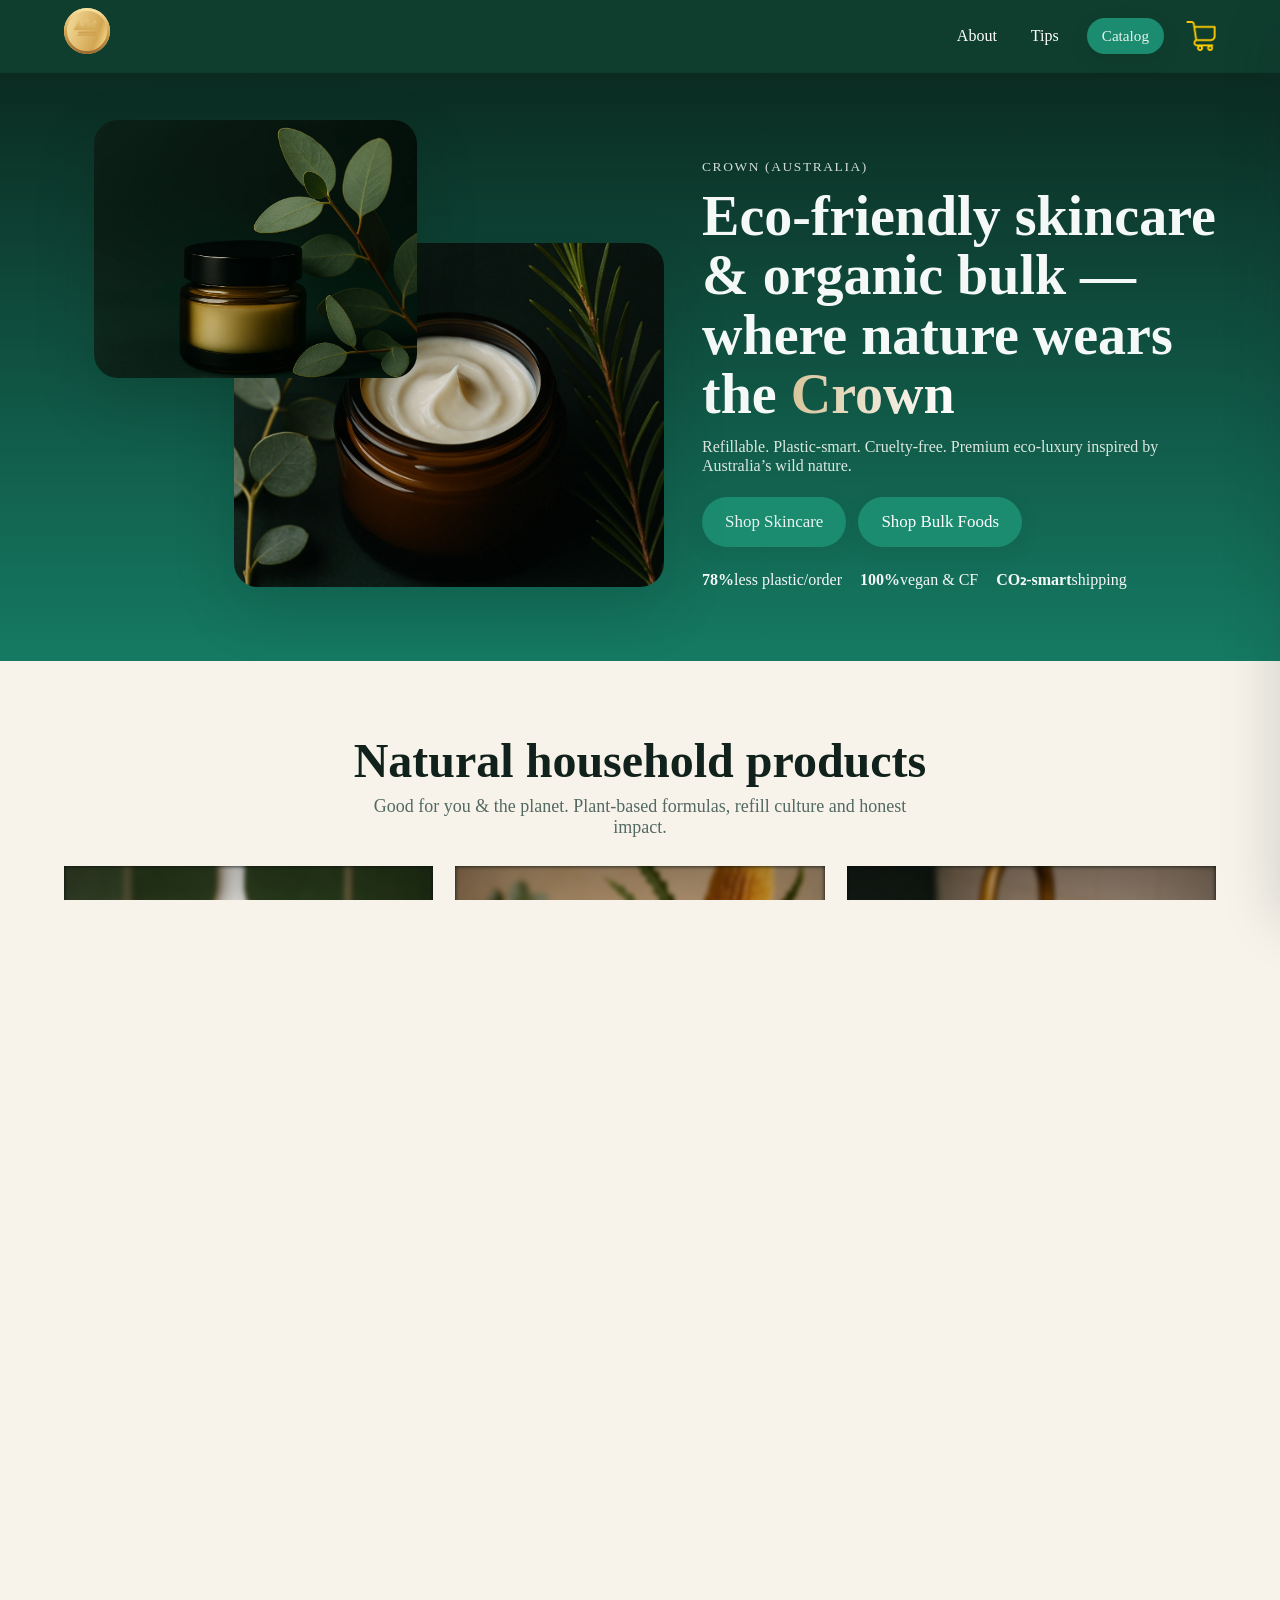
<file: index.html>
<!doctype html>
<html lang="en">

<head>
  <meta charset="utf-8" />
  <meta name="viewport" content="width=device-width, initial-scale=1" />
  <title>Crown (Australia) — Eco-friendly Skincare & Organic Bulk | EcoAuCrown</title>
  <meta name="description"
    content="EcoAuCrown by Crown (Australia): premium eco-friendly skincare and organic bulk products. Refill culture, zero-waste packaging, cruelty-free." />
  <meta property="og:title" content="Crown (Australia) — Eco-Friendly Products Inspired by Australia">
  <meta property="og:description"
    content="Discover Crown (Australia): eco skincare, bulk foods and home goods inspired by nature and crafted with care.">
  <meta property="og:image" content="./public/og/home.webp">
  <meta property="og:image:width" content="1200">
  <meta property="og:image:height" content="630">
  <meta property="og:type" content="website">

  <meta name="theme-color" content="#0f3d2e" />
  <link rel="icon" type="image/svg+xml" href="./public/favicon.svg">

  <link rel="stylesheet" href="./css/normalize.css" />
  <link rel="stylesheet" href="./css/styles.css" />
  <link rel="stylesheet" href="./css/cart.css" />
  <link rel="stylesheet" href="./css/header.css" />
  <link rel="stylesheet" href="./css/footer.css" />

</head>

<body>
  <div id="site-header"></div>

  <section class="hero" data-parallax>
    <div class="hero__layer hero__grad"></div>
    <div class="hero__layer hero__noise" aria-hidden="true"></div>
    <div class="hero__layer hero__blob hero__blob--1"></div>
    <div class="hero__layer hero__blob hero__blob--2"></div>
    <div class="hero__layer hero__leaves" aria-hidden="true"></div>

    <div class="container hero__grid">
      <div class="hero__media">
        <figure class="card tilt" data-tilt>
          <img src="./public/hero1.webp" alt="Refillable skincare jars" loading="eager" />
        </figure>
        <figure class="card tilt card--alt" data-tilt>
          <img src="./public/hero2.webp" alt="Organic bulk in glass" loading="lazy" />
        </figure>
      </div>

      <div class="hero__text" data-reveal>
        <p class="eyebrow">Crown (Australia)</p>
        <h1 class="hero__title">Eco-friendly skincare & organic bulk — where nature wears the <span
            class="shine">Crown</span></h1>
        <p class="lead">Refillable. Plastic-smart. Cruelty-free. Premium eco-luxury inspired by Australia’s wild nature.
        </p>

        <div class="hero__cta">
          <a class="btn btn--lg" href="./catalog.html#skincare">Shop Skincare</a>
          <a class="btn btn--ghost btn--lg" href="./catalog.html#bulk">Shop Bulk Foods</a>
        </div>

        <div class="hero__stats">
          <div class="stat"><strong>78%</strong><span>less plastic/order</span></div>
          <div class="stat"><strong>100%</strong><span>vegan & CF</span></div>
          <div class="stat"><strong>CO₂-smart</strong><span>shipping</span></div>
        </div>
      </div>
    </div>
  </section>

  <section class="categories" id="categories" aria-labelledby="catTitle" data-reveal>
    <div class="container">
      <header class="categories__head">
        <h2 id="catTitle">Natural household products</h2>
        <p class="categories__lead">Good for you & the planet. Plant-based formulas, refill culture and honest impact.
        </p>
      </header>

      <div class="cat-grid">
        <a class="cat-card" href="./catalog.html#skincare" aria-label="Shop Skincare">
          <figure class="cat-media">
            <img src="./public/skincare.webp" alt="Refillable skincare jars on dark eucalyptus background" loading="lazy"
              decoding="async" width="720" height="576">
            <figcaption class="cat-label"><span class="cat-title">Skincare</span><span
                class="cat-badge">Refillable</span></figcaption>
          </figure>
        </a>

        <a class="cat-card" href="./catalog.html#bulk" aria-label="Shop Bulk foods">
          <figure class="cat-media">
            <img src="./public/bulk.webp" alt="Organic oats, chickpeas and pasta in glass jars" loading="lazy"
              decoding="async" width="720" height="576">
            <figcaption class="cat-label"><span class="cat-title">Bulk foods</span><span
                class="cat-badge">Plastic-light</span></figcaption>
          </figure>
        </a>

        <a class="cat-card" href="./catalog.html#home" aria-label="Shop Home goods">
          <figure class="cat-media">
            <img src="./public/homeGoods.webp" alt="Eco cleaning set with glass spray and bamboo brush" loading="lazy"
              decoding="async" width="720" height="576">
            <figcaption class="cat-label"><span class="cat-title">Home goods</span><span
                class="cat-badge">Non-toxic</span></figcaption>
          </figure>
        </a>
      </div>
    </div>
  </section>

  <section class="press" id="press" data-reveal>
    <div class="container">
      <header class="press__head">
        <h2>Crown in the press</h2>
      </header>

      <div class="press__viewport" tabindex="0" aria-roledescription="carousel" aria-live="polite">
        <ul class="press__track">
          <li class="quote" aria-label="The Green Journal">
            <blockquote class="quote__text">“Refillable formats from Crown (Australia) make eco housekeeping feel
              particularly premium — eucalyptus, tea tree and zero-waste glass.”</blockquote>
            <footer class="quote__meta"><span class="quote__source">The Green Journal</span></footer>
          </li>
          <li class="quote" aria-label="Eco Home UK">
            <blockquote class="quote__text">“I always recommend Crown’s lemon concentrate: powerful, skin-safe and
              plastic-smart.”</blockquote>
            <footer class="quote__meta"><span class="quote__source">Eco Home UK</span></footer>
          </li>
          <li class="quote" aria-label="Daily Minimal">
            <blockquote class="quote__text">“Crown turns everyday cleaning into a calm ritual — plant-based scents and
              cruelty-free formulas.”</blockquote>
            <footer class="quote__meta"><span class="quote__source">Daily Minimal</span></footer>
          </li>
        </ul>
      </div>

      <div class="press__nav" aria-label="Carousel controls">
        <button class="round" data-press-prev aria-label="Previous">‹</button>
        <button class="round" data-press-next aria-label="Next">›</button>
      </div>
    </div>
  </section>

  <section class="impact impact--pro" id="impact" data-reveal>
    <div class="container">
      <header class="impact__head">
        <h2>Measured impact</h2>
        <p class="impact__lead">Real cuts in plastic, smarter shipping, transparent ingredients — because nature wears
          the Crown.</p>
      </header>

      <div class="impact__grid impact__grid--pro">
        <article class="icard" data-target="78">
          <div class="icard__art icard__art--leaf" aria-hidden="true">
            <svg viewBox="0 0 64 64">
              <path d="M9 40c18-2 31-15 45-34 0 0-3 27-20 41S9 40 9 40Z" fill="currentColor" />
            </svg>
            <span class="spark"></span>
          </div>
          <h3 class="icard__title">Less plastic per order</h3>
          <p class="icard__value"><span class="num">0</span><span class="unit">%</span></p>
          <div class="igauge" style="--p:78">
            <svg viewBox="0 0 120 60">
              <path class="bg" d="M10,60 A50,50 0 0 1 110,60"></path>
              <path class="prog" d="M10,60 A50,50 0 0 1 110,60"></path>
            </svg>
          </div>
          <p class="icard__note">Refillable packaging + concentrates</p>
        </article>

        <article class="icard" data-target="32">
          <div class="icard__art icard__art--truck" aria-hidden="true">
            <svg viewBox="0 0 64 64">
              <path d="M4 40V22h26v18h-4m4-14h14l8 8v6h-6" fill="none" stroke="currentColor" stroke-width="3"
                stroke-linecap="round" stroke-linejoin="round" />
              <circle cx="22" cy="44" r="4.5" fill="currentColor" />
              <circle cx="50" cy="44" r="4.5" fill="currentColor" />
            </svg>
            <span class="spark"></span>
          </div>
          <h3 class="icard__title">CO₂-smart shipping</h3>
          <p class="icard__value"><span class="num">0</span><span class="unit">%</span></p>
          <div class="igauge">
            <svg viewBox="0 0 120 60" aria-hidden="true">
              <path class="bg" d="M10,60 A50,50 0 0 1 110,60"></path>
              <path class="prog" d="M10,60 A50,50 0 0 1 110,60"></path>
            </svg>
          </div>
          <p class="icard__note">Compact parcels & local partners</p>
        </article>

        <article class="icard" data-target="100">
          <div class="icard__art icard__art--drop" aria-hidden="true">
            <svg viewBox="0 0 64 64">
              <path d="M32 8s18 20 18 32A18 18 0 1 1 14 40C14 28 32 8 32 8Z" fill="currentColor" />
            </svg>
            <span class="spark"></span>
          </div>
          <h3 class="icard__title">Cruelty-free & vegan</h3>
          <p class="icard__value"><span class="num">0</span><span class="unit">%</span></p>
          <div class="igauge">
            <svg viewBox="0 0 120 60" aria-hidden="true">
              <path class="bg" d="M10,60 A50,50 0 0 1 110,60"></path>
              <path class="prog" d="M10,60 A50,50 0 0 1 110,60"></path>
            </svg>
          </div>
          <p class="icard__note">Tested for skin & planet safety</p>
        </article>
      </div>

      <div class="impact__cta">
        <a class="btn btn--lg" href="./tips.html">Read Sustainability Tips</a>
        <a class="btn btn--ghost btn--lg" href="./catalog.html">Open Catalog</a>
      </div>
    </div>
  </section>

  <section class="stripe" aria-label="Brand highlight ticker">
    <div class="stripe__inner">

      <div class="stripe__track" aria-hidden="true">
        <span class="stripe__item">99% natural ingredients</span><span class="dot">•</span>
        <span class="stripe__item">Family safe</span><span class="dot">•</span>
        <span class="stripe__item">Crown (Australia)</span><span class="dot">•</span>
        <span class="stripe__item">Vegan & cruelty-free</span><span class="dot">•</span>
        <span class="stripe__item">Refillable packaging</span><span class="dot">•</span>
        <span class="stripe__item">Compact parcels</span><span class="dot">•</span>
        <span class="stripe__item">Planet-positive</span><span class="dot">•</span>
      </div>
    </div>
    <div class="stripe__fade"></div>
  </section>

  <div id="site-footer"></div>

  <div class="cookiebar" data-cookiebar hidden>
    <p>We use cookies to improve your experience. By using EcoAuCrown you agree to our <a href="./cookies.html">Cookies
        Policy</a>.</p>
    <button class="btn btn--sm" data-accept-cookies>Accept</button>
  </div>
  <script defer src="./js/dynamic-loader.js"></script>
  <script defer src="./js/cart.js"></script>
  <script defer src="./js/nav.js"></script>
  <script defer src="./js/script.js"></script>
  <script defer src="./js/cookies.js"></script>

</body>

</html>
</file>
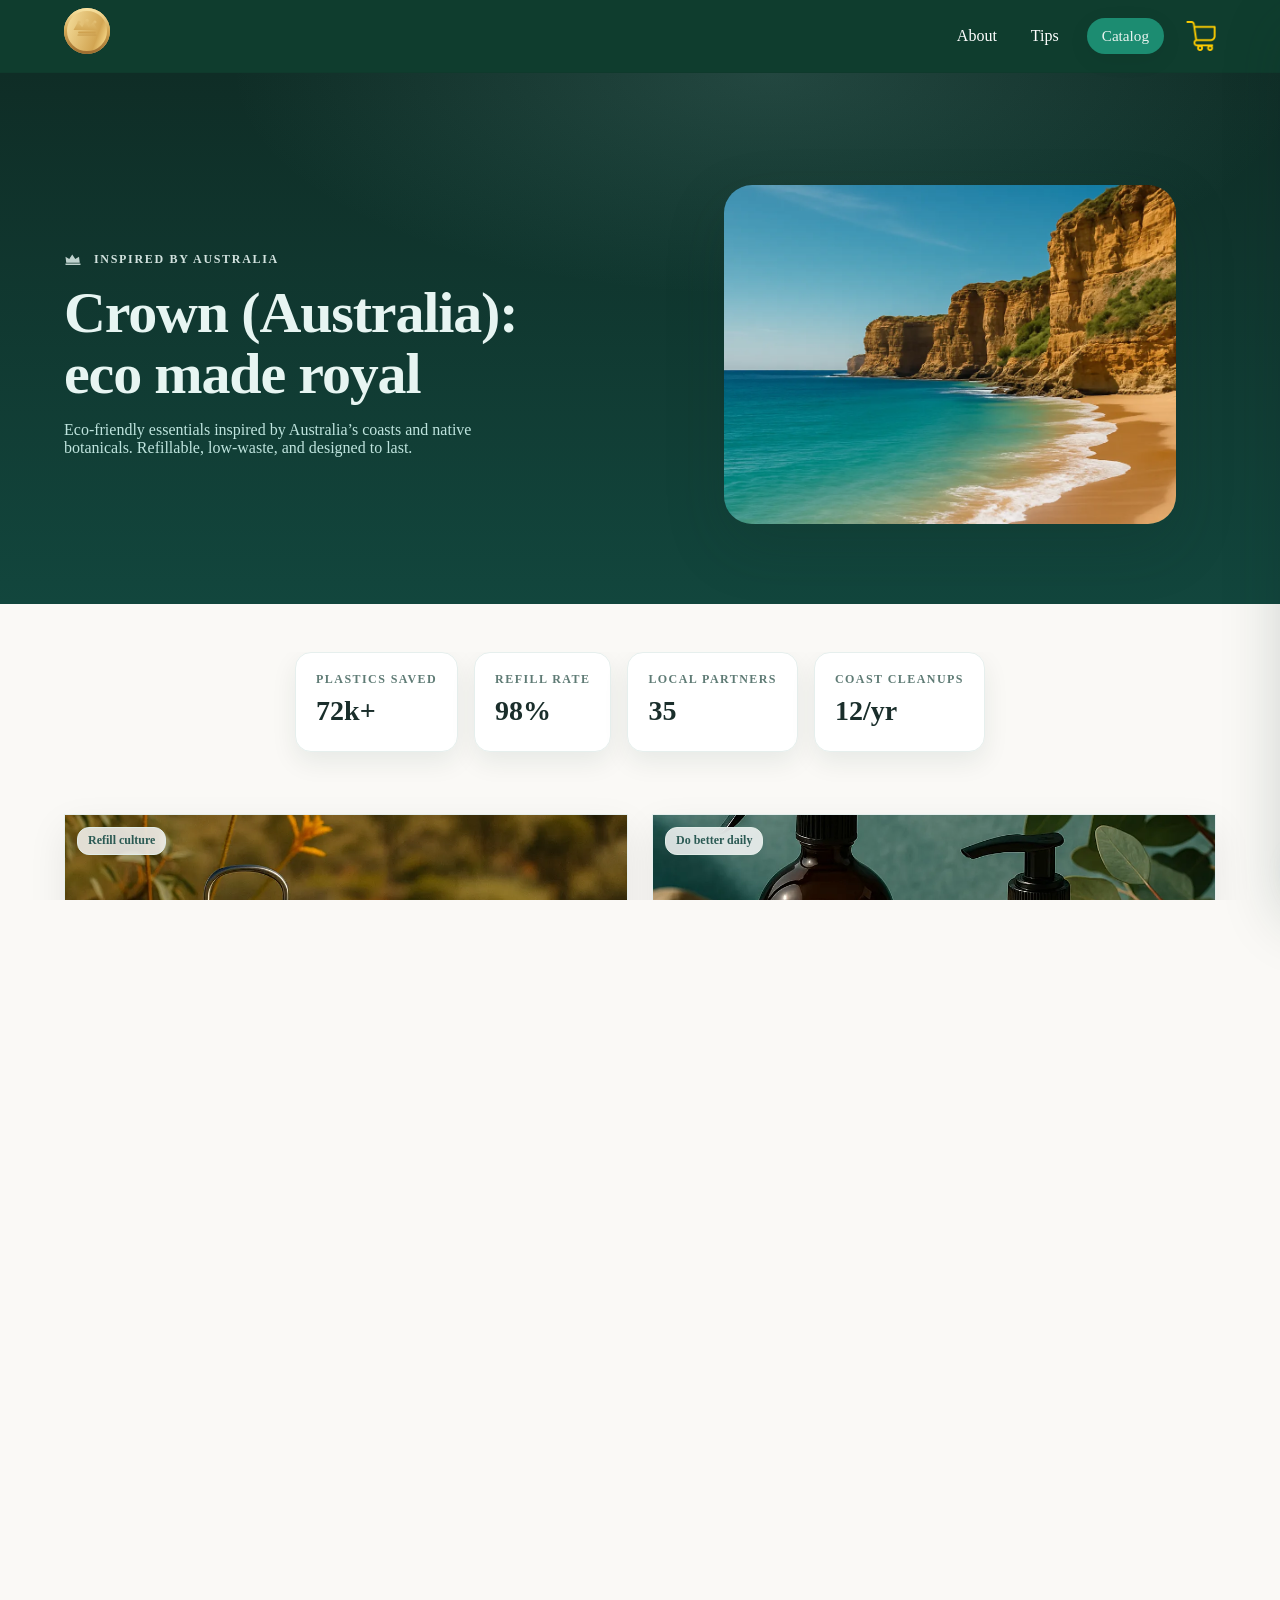
<file: about.html>
<!doctype html>
<html lang="en">

<head>
  <meta charset="utf-8" />
  <meta name="viewport" content="width=device-width,initial-scale=1" />
  <title>About — Crown (Australia)</title>
  <meta name="description"
    content="Crown (Australia) — Eco-friendly products inspired by Australia. Royal minimalism, refill culture, zero waste." />
  <meta property="og:title" content="About Crown (Australia) — Our Story">
  <meta property="og:description"
    content="Learn the story behind Crown (Australia): sustainability, craftsmanship, and royal-inspired design made for everyday living.">
  <meta property="og:image" content="./public/og/aboutUs.webp">
  <meta property="og:image:width" content="1200">
  <meta property="og:image:height" content="630">
  <meta property="og:type" content="website">

  <link rel="icon" type="image/svg+xml" href="/public/favicon.svg">
  <link rel="stylesheet" href="./css/normalize.css" />
  <link rel="stylesheet" href="./css/styles.css" />
  <link rel="stylesheet" href="./css/header.css" />
  <link rel="stylesheet" href="./css/cart.css" />
  <link rel="stylesheet" href="./css/footer.css" />
  <link rel="stylesheet" href="./css/about.css" />
</head>

<body>
  <header id="site-header"></header>

  <section class="hero about-hero">
    <div class="container hero__grid " data-reveal>
      <div>
        <span class="kicker">
          <svg width="18" height="12" viewBox="0 0 24 16" aria-hidden="true">
            <path fill="currentColor" d="M3 13h18l-1-8-5 3-4-6-4 6-5-3zM2 14h20v2H2z" opacity=".9" />
          </svg>
          Inspired by Australia
        </span>
        <h1>Crown (Australia): eco made royal</h1>
        <p>Eco-friendly essentials inspired by Australia’s coasts and native botanicals. Refillable, low-waste, and
          designed to last.</p>
      </div>
      <figure class="about-hero__media">
        <img class="hero__img" src="./public/about/about2.webp"
          alt="Turquoise Australian shoreline and sandstone cliffs">
      </figure>
    </div>
  </section>

  <section class="about">
    <div class="container">
      <main class="stack">
        <section id="impact" class="impact" aria-label="Impact metrics" data-reveal>
          <div class="impact__grid">
            <div class="icard" data-target="72">
              <div class="label">Plastics Saved</div>
              <div class="value"><span class="num">0</span>k+</div>
            </div>
            <div class="icard" data-target="98">
              <div class="label">Refill Rate</div>
              <div class="value"><span class="num">0</span>%</div>
            </div>
            <div class="icard" data-target="35">
              <div class="label">Local Partners</div>
              <div class="value"><span class="num">0</span></div>
            </div>
            <div class="icard" data-target="12">
              <div class="label">Coast Cleanups</div>
              <div class="value"><span class="num">0</span>/yr</div>
            </div>
          </div>
        </section>

        <div class="about-cards">
          <section id="packaging" data-sec data-reveal>
            <div class="sec__media">
              <img class="sec__img" src="./public/about/about3.webp" alt="Amber glass bottles with metal pumps">
              <span class="sec__badge">Refill culture</span>
            </div>
            <div class="sec__body">
              <h2>Packaging built to be reused</h2>
              <p>Glass over plastic. Replaceable metal pumps. Bottles designed to look good for years and to be refilled
                again.</p>
            </div>
          </section>

          <section id="mission" data-sec data-reveal>
            <div class="sec__media">
              <img class="sec__img" src="./public/about/about4.webp" alt="Community beach clean-up at sunrise">
              <span class="sec__badge">Do better daily</span>
            </div>
            <div class="sec__body">
              <h2>Better choices — every day</h2>
              <p>Sustainability should be effortless. Small daily decisions stack up for your skin, your home, and our
                coastline.</p>
            </div>
          </section>
        </div>
        <section id="contact-au" class="contact contact--au" data-reveal>
          <div class="container contact__grid">
            <div class="contact__info">
              <h2 class="contact__title">Contact — Australia</h2>
              <ul class="contact__list">
                <li class="contact__item">
                  <span class="contact__label">Phone</span>
                  <a class="contact__link" href="tel:+61280114520">+61 2 8011 4520</a>
                  <span class="contact__hint">Mon–Fri, 9:00–17:00 AEST</span>
                </li>
                <li class="contact__item">
                  <span class="contact__label">Email</span>
                  <a id="supportEmail" class="contact__link" href="#">support@domain</a>
                </li>
                <li class="contact__item">
                  <span class="contact__label">Address</span>
                  <span class="contact__addr">80 Clarence St, Sydney NSW 2000, Australia</span>
                  <a class="contact__maplink" target="_blank" rel="noopener"
                    href="https://www.google.com/maps/search/?api=1&query=80+Clarence+St,+Sydney+NSW+2000">Open in
                    Google Maps</a>
                </li>
              </ul>
            </div>
            <div class="contact__map">
              <iframe src="https://www.google.com/maps?q=80%20Clarence%20St,%20Sydney%20NSW%202000&output=embed"
                width="600" height="450" style="border:0" allowfullscreen loading="lazy"
                referrerpolicy="no-referrer-when-downgrade">
              </iframe>
            </div>
          </div>
        </section>

        <section class="cta" data-reveal>
          <div>
            <h2 style="margin:0 0 var(--s-3)">Explore the collection</h2>
            <p style="margin:0 0 var(--s-5);color:#4a6763">Refillable bottles, gentle formulas, low-waste home goods.
            </p>
            <a class="btn" href="./catalog.html" aria-label="Open Product Catalog">
              Shop the catalog
              <svg width="18" height="18" viewBox="0 0 24 24" aria-hidden="true">
                <path fill="currentColor" d="M5 12h11.17l-4.59-4.59L13 6l7 7-7 7-1.41-1.41L16.17 13H5z" />
              </svg>
            </a>
          </div>
        </section>

        <section id="timeline" class="timeline" data-reveal>
          <div class="sec__body">
            <h2>From idea to impact</h2>
          </div>
          <div class="tl">
            <div class="tl__row">
              <div class="tl__year">2019</div>
              <div class="tl__desc">Zero-waste experiment in a Bondi studio. First 100 hand-filled bottles sold out in
                two weeks.</div>
            </div>
            <div class="tl__row">
              <div class="tl__year">2021</div>
              <div class="tl__desc">Refill program launched; replaceable metal pumps extended product lifecycle.</div>
            </div>
            <div class="tl__row">
              <div class="tl__year">2023</div>
              <div class="tl__desc">Partnerships with local growers for native extracts; community beach cleanups across
                NSW.</div>
            </div>
            <div class="tl__row">
              <div class="tl__year">2025</div>
              <div class="tl__desc">Expanded to a multi-category eco store: skincare, bulk foods, and home goods.</div>
            </div>
          </div>
        </section>
      </main>
    </div>
  </section>

  <footer id="site-footer"></footer>

  <script defer src="./js/dynamic-loader.js"></script>
  <script defer src="./js/nav.js"></script>
  <script defer src="./js/cart.js"></script>
  <script defer src="./js/about.js"></script>
</body>

</html>
</file>
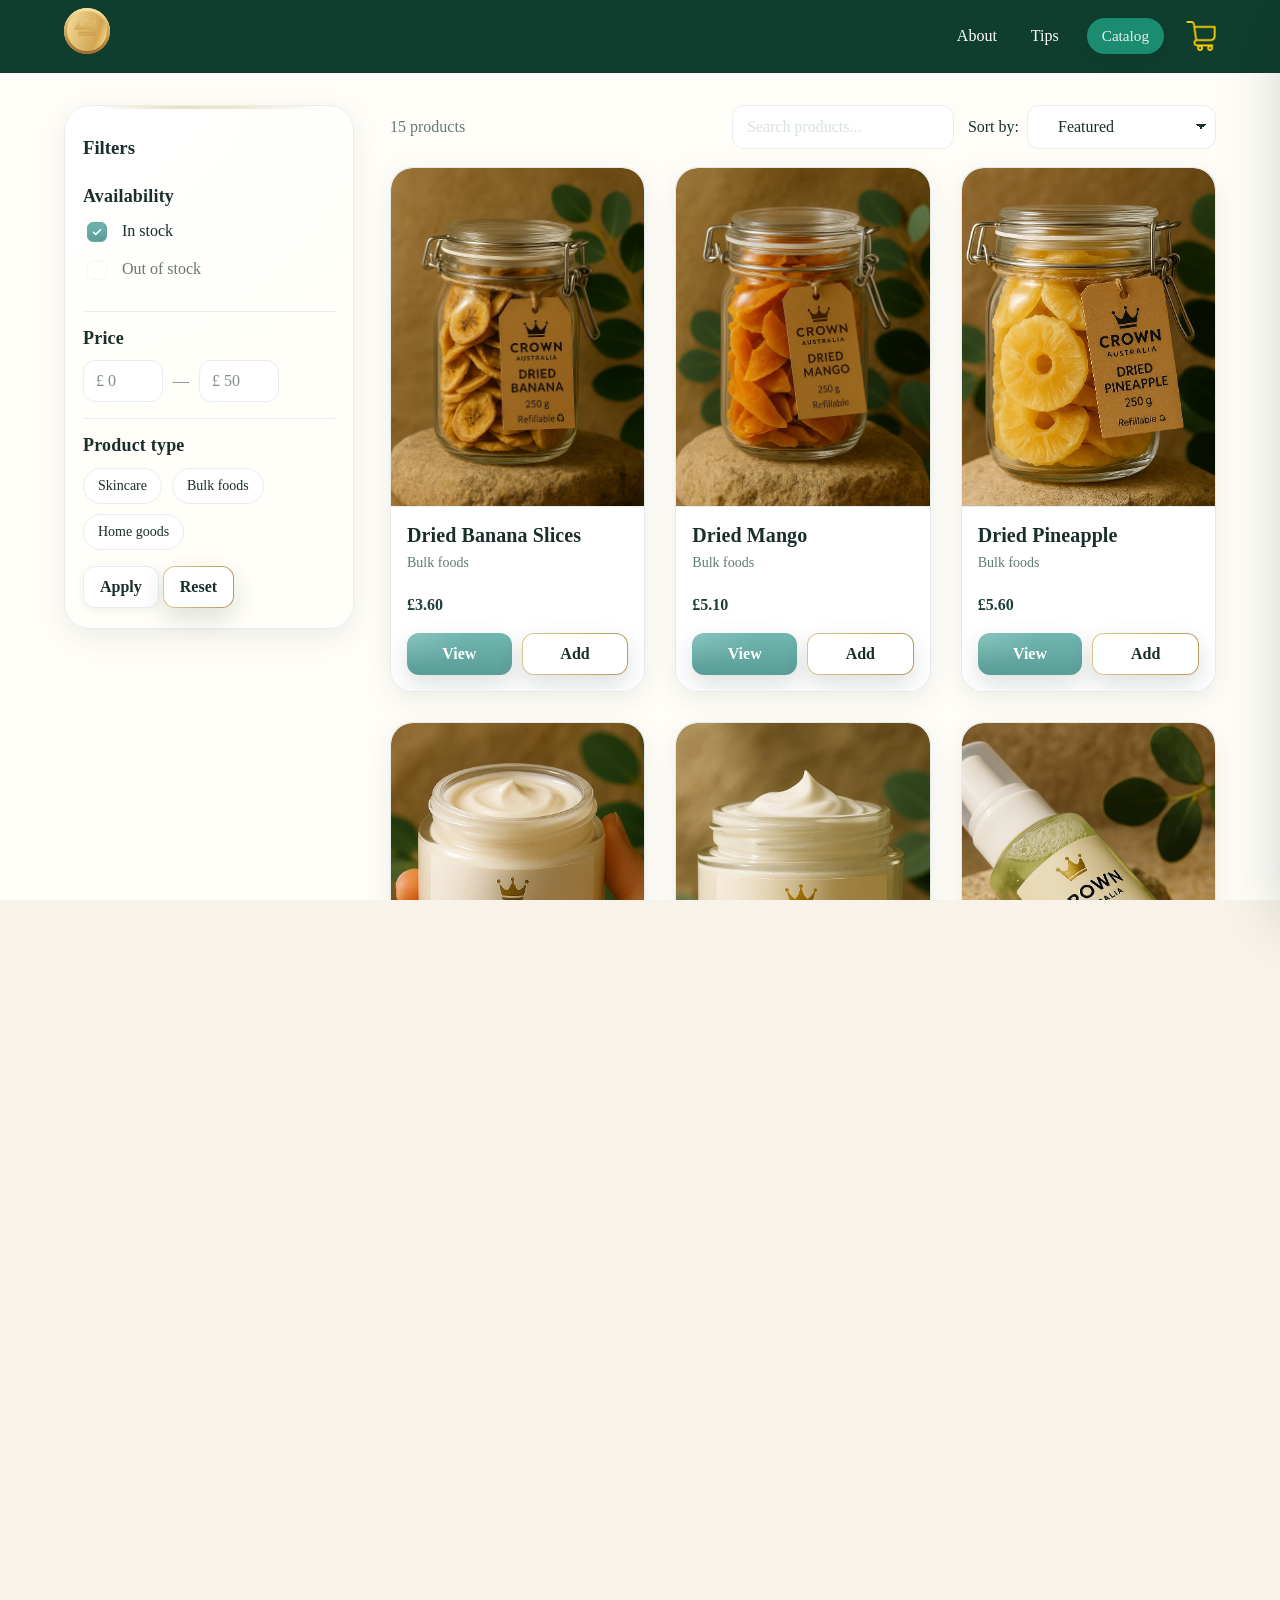
<file: catalog.html>
<!doctype html>
<html lang="en">

<head>
    <meta charset="utf-8" />
    <meta name="viewport" content="width=device-width,initial-scale=1" />
    <title>Crown (Australia) — Catalog</title>
    <meta name="description"
        content="Natural household products: refill culture, plastic-smart, non-toxic. Catalog of eco-friendly products by Crown (Australia)." />
    <meta property="og:title" content="Product Catalog — Crown (Australia)">
    <meta property="og:description"
        content="Explore Crown (Australia)'s product catalog — eco skincare, bulk foods, and home essentials crafted for a cleaner planet.">
    <meta property="og:image" content="./public/og/catalog.webp">
    <meta property="og:image:width" content="1200">
    <meta property="og:image:height" content="630">
    <meta property="og:type" content="website">

    <link rel="icon" type="image/svg+xml" href="./public/favicon.svg">
    <link rel="stylesheet" href="./css/normalize.css" />
    <link rel="stylesheet" href="./css/styles.css" />
    <link rel="stylesheet" href="./css/catalog.css" />
    <link rel="stylesheet" href="./css/cart.css" />
    <link rel="stylesheet" href="./css/header.css" />
    <link rel="stylesheet" href="./css/footer.css" />

</head>

<body>
    <div id="site-header"></div>
    <main class="page page--catalog">


        <section class="catalog">
            <div class="container catalog__wrap">
                <aside class="filters" id="filters" aria-open="false">
                    <button id="filters-toggle" class="filters__toggle" aria-expanded="false"
                        aria-controls="filters-panel">
                        Filters
                    </button>
                    <div id="filters-backdrop" hidden></div>
                    <div class="filters__panel" id="filters-panel">
                        <button id="filters-close" aria-label="Close" class="filters__close">✕</button>

                        <h3 class="filters__title">Filters</h3>

                        <div class="filters__scroll">

                            <div class="filter">
                                <h3 class="filter__title">Availability</h3>
                                <label class="chk"><input type="checkbox" id="f-instock" checked> <span>In
                                        stock</span></label>
                                <label class="chk"><input type="checkbox" id="f-out" disabled> <span>Out of
                                        stock</span></label>
                            </div>

                            <div class="filter">
                                <h3 class="filter__title">Price</h3>
                                <div class="price-range">
                                    <div class="price-range__row">
                                        <input type="number" id="price-min" class="price-input" placeholder="£ 0"
                                            min="0" step="0.01">
                                        <span class="dash">—</span>
                                        <input type="number" id="price-max" class="price-input" placeholder="£ 50"
                                            min="0" step="0.01">
                                    </div>
                                </div>
                            </div>

                            <div class="filter">
                                <h3 class="filter__title">Product type</h3>
                                <div class="chips chips--stretch" id="type-chips"></div>
                            </div>

                        </div>

                        <div class="filters__ft">
                            <button class="btn" id="price-apply">Apply</button>
                            <button class="btn btn--ghost" id="reset-filters">Reset</button>
                        </div>

                    </div>
                </aside>


                <div class="catalog__main">
                    <div class="catalog__bar">
                        <div class="results" id="results-count">0 products</div>
                        <div class="search"><input id="q" class="search__input" type="search"
                                placeholder="Search products..."></div>
                        <div class="sort">
                            <label for="sort">Sort by:</label>
                            <select id="sort" class="sort__select">
                                <option value="featured">Featured</option>
                                <option value="price-asc">Price: Low → High</option>
                                <option value="price-desc">Price: High → Low</option>
                                <option value="title-asc">Title: A → Z</option>
                                <option value="title-desc">Title: Z → A</option>
                            </select>
                        </div>
                    </div>

                    <div id="grid" class="grid"></div>
                    <nav class="pager" id="pager"></nav>
                </div>
            </div>
        </section>
    </main>
    <div id="site-footer"></div>


    <script defer src="./js/dynamic-loader.js"></script>
    <script defer src="./js/cart.js"></script>
    <script defer src="./js/catalog.js"></script>
    <script defer src="./js/product-modal.js"></script>
    <script defer src="./js/nav.js"></script>
    <script defer src="./js/script.js"></script>
    <script defer src="./js/cookies.js"></script>

</body>

</html>
</file>
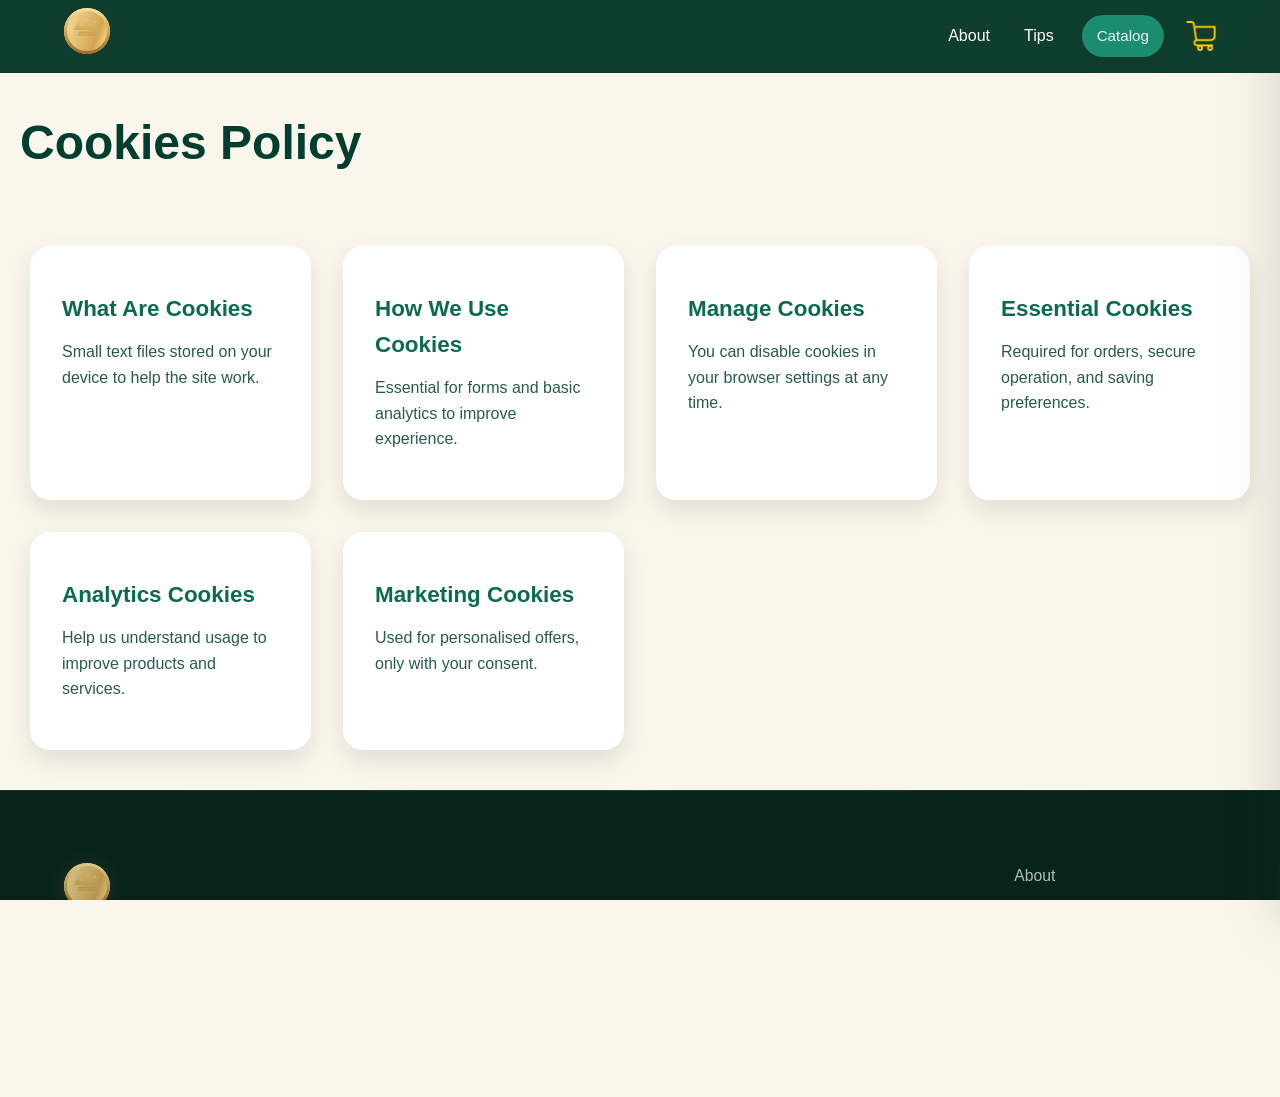
<file: cookies.html>
<!doctype html>
<html lang="en">

<head>
  <meta charset="utf-8">
  <meta name="viewport" content="width=device-width,initial-scale=1">
  <title>Crown (Australia) — Cookies Policy</title>
  <meta property="og:image" content="./public/og/Cookies.webp">
  <meta property="og:title" content="Crown (Australia) — Cookie Policy">
  <meta property="og:description" content="Learn how we use cookies to improve your experience.">
  <meta property="og:image:width" content="1200">
  <meta property="og:image:height" content="630">
  <meta property="og:type" content="website">
  <link rel="icon" type="image/svg+xml" href="./public/favicon.svg">
  <link rel="stylesheet" href="./css/normalize.css" />
  <link rel="stylesheet" href="./css/styles.css" />
  <link rel="stylesheet" href="./css/header.css" />
  <link rel="stylesheet" href="./css/footer.css" />
  <link rel="stylesheet" href="./css/privacy.css" />
  <link rel="stylesheet" href="./css/cart.css" />

</head>

<body>
  <div id="site-header"></div>

  <main class="page spage">
    <section class="materials materials--signature" aria-labelledby="cTitle">
      <div class="materials__inner">
        <header class="materials__head">
          <h1 id="cTitle" class="section__title">Cookies Policy</h1>
        </header>

        <div class="mat-grid">
          <article class="mat">
            <div class="mat__body">
              <h3 class="mat__title">What Are Cookies</h3>
              <p class="mat__text">Small text files stored on your device to help the site work.</p>
            </div>
          </article>

          <article class="mat">
            <div class="mat__body">
              <h3 class="mat__title">How We Use Cookies</h3>
              <p class="mat__text">Essential for forms and basic analytics to improve experience.</p>
            </div>
          </article>

          <article class="mat">
            <div class="mat__body">
              <h3 class="mat__title">Manage Cookies</h3>
              <p class="mat__text">You can disable cookies in your browser settings at any time.</p>
            </div>
          </article>

          <article class="mat">
            <div class="mat__body">
              <h3 class="mat__title">Essential Cookies</h3>
              <p class="mat__text">Required for orders, secure operation, and saving preferences.</p>
            </div>
          </article>

          <article class="mat">
            <div class="mat__body">
              <h3 class="mat__title">Analytics Cookies</h3>
              <p class="mat__text">Help us understand usage to improve products and services.</p>
            </div>
          </article>

          <article class="mat">
            <div class="mat__body">
              <h3 class="mat__title">Marketing Cookies</h3>
              <p class="mat__text">Used for personalised offers, only with your consent.</p>
            </div>
          </article>
        </div>
      </div>
    </section>
  </main>

  <div id="site-footer"></div>
  <script defer src="./js/dynamic-loader.js"></script>
  <script src="./js/cookies.js" defer></script>
  <script src="./js/nav.js" defer></script>
  <script src="./js/cart.js" defer></script>
  <script src="./js/script.js" defer></script>
</body>

</html>
</file>
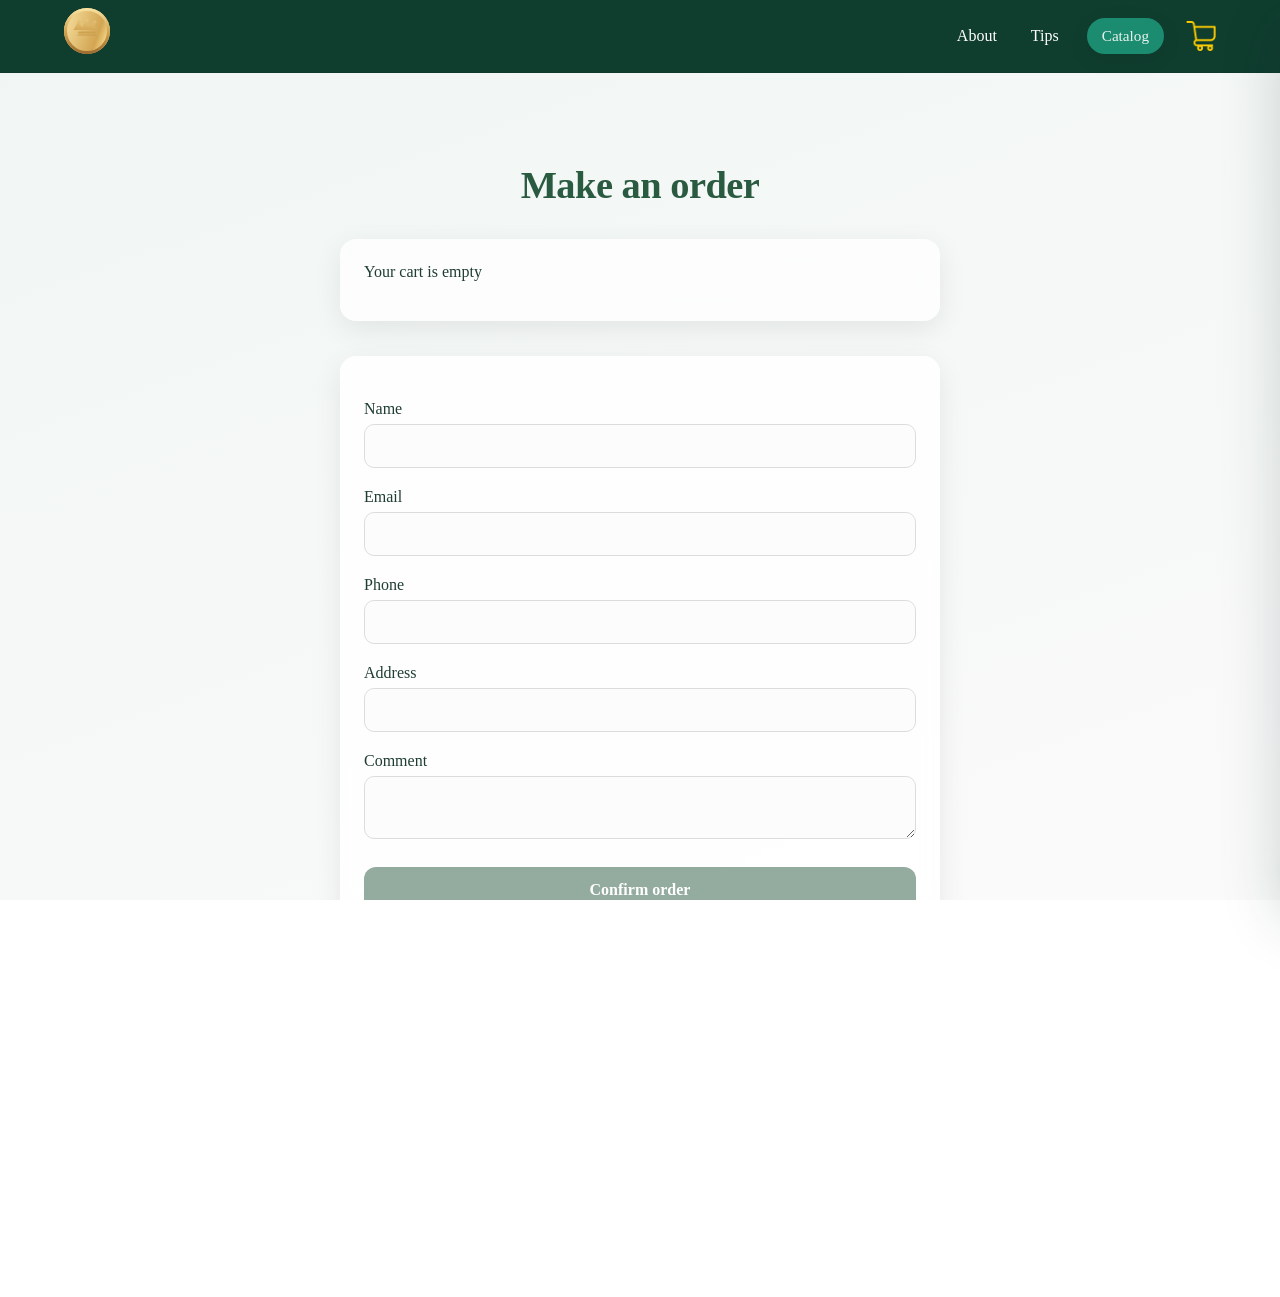
<file: make-order.html>
<!DOCTYPE html>
<html lang="en">

<head>
  <meta charset="UTF-8">
  <meta name="viewport" content="width=device-width, initial-scale=1.0">
  <title>Make an order — Crown Australia</title>
  <meta name="description"
    content="EcoAuCrown by Crown (Australia): premium eco-friendly skincare and organic bulk products. Refill culture, zero-waste packaging, cruelty-free." />
  <meta property="og:title" content="Make an Order — Crown Australia">
  <meta property="og:description"
    content="Place your order with Crown (Australia): eco skincare, bulk foods, and home goods. Sustainable and inspired by nature.">
  <meta property="og:image" content="./public/og/home.webp">
  <meta property="og:image:width" content="1200">
  <meta property="og:image:height" content="630">
  <meta property="og:type" content="website">

  <meta name="theme-color" content="#0f3d2e" />
  <link rel="icon" type="image/svg+xml" href="./public/favicon.svg">
  <link rel="stylesheet" href="./css/normalize.css" />
  <link rel="stylesheet" href="./css/styles.css" />
  <link rel="stylesheet" href="./css/cart.css" />
  <link rel="stylesheet" href="./css/header.css" />
  <link rel="stylesheet" href="./css/footer.css" />
  <link rel="stylesheet" href="./css/make-order.css" />
</head>

<body>
  <div id="site-header"></div>
  <div class="make-order_container">
    <h1>Make an order</h1>
    <div class="order-summary" id="orderSummary"></div>
    <form id="orderForm"> <label for="name">Name</label> <input type="text" id="name" required> <label
        for="email">Email</label> <input type="email" id="email" required> <label for="phone">Phone</label> <input
        type="tel" id="phone" required> <label for="address">Address</label> <input type="text" id="address" required>
      <label for="comment">Comment</label> <textarea id="comment"></textarea> <button type="submit"
        class="btn-submit">Confirm order</button>
    </form>
    <div class="thank-you" id="thankYouMsg">
      <div class="checkmark"> <svg viewBox="0 0 52 52">
          <circle class="checkmark__circle" cx="26" cy="26" r="25" fill="none" />
          <path class="checkmark__check" fill="none" d="M14 27l7 7 16-16" />
        </svg> </div>
      <div class="thank-you-text"> Thank you for your order! 💚<br> We will contact you shortly. </div>
    </div>
  </div>
  <div id="site-footer"></div>
  <script defer src="./js/dynamic-loader.js"></script>
  <script defer src="./js/cart.js"></script>
  <script defer src="./js/nav.js"></script>
  <script defer src="./js/script.js"></script>
  <script defer src="./js/cookies.js"></script>
  <script defer src="./js/make-order.js"></script>
</body>

</html>
</file>
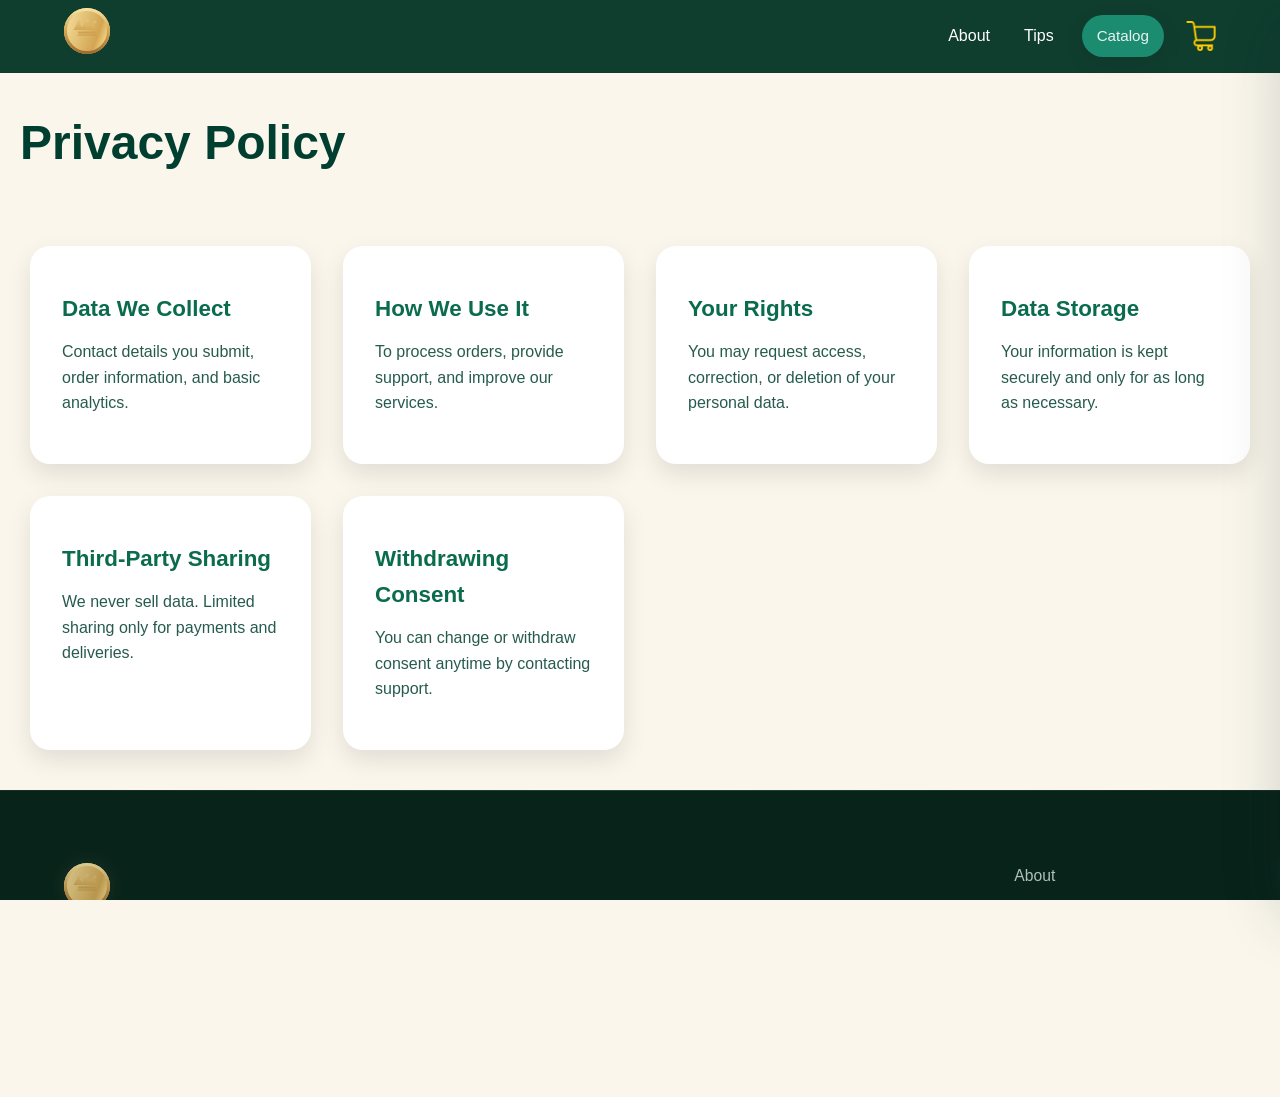
<file: privacy.html>
<!doctype html>
<html lang="en">

<head>
  <meta charset="utf-8">
  <meta name="viewport" content="width=device-width,initial-scale=1">
  <title>Crown (Australia) — Privacy Policy</title>
  <meta name="description" content="Privacy Policy for Crown (Australia). Learn how we collect, use and protect your data.">

  <link rel="icon" type="image/svg+xml" href="./public/favicon.svg">
  <link rel="alternate icon" type="image/webp" href="./public/favicon-32.webp" sizes="32x32">

  <meta property="og:type" content="website">
  <meta property="og:title" content="Crown (Australia) — Privacy Policy">
  <meta property="og:description" content="How Crown (Australia) collects, uses and protects your personal data.">
  <meta property="og:image" content="./public/og/Privacy.webp">
  <meta property="og:image:width" content="1200">
  <meta property="og:image:height" content="630">
  <meta property="og:type" content="website">
  <meta name="theme-color" content="#0f3d2e" />

  <link rel="stylesheet" href="./css/normalize.css">
  <link rel="stylesheet" href="./css/styles.css">
  <link rel="stylesheet" href="./css/privacy.css">
  <link rel="stylesheet" href="./css/cart.css" />
  <link rel="stylesheet" href="./css/header.css" />
  <link rel="stylesheet" href="./css/footer.css" />
</head>

<body>
  <div id="site-header"></div>

  <main class="page">
    <section class="materials materials--signature" aria-labelledby="pTitle">
      <div class="materials__inner">
        <header class="materials__head">
          <h1 id="pTitle" class="section__title">Privacy Policy</h1>
        </header>

        <div class="mat-grid">
          <article class="mat">
            <div class="mat__body">
              <h3 class="mat__title">Data We Collect</h3>
              <p class="mat__text">Contact details you submit, order information, and basic analytics.</p>
            </div>
          </article>

          <article class="mat">
            <div class="mat__body">
              <h3 class="mat__title">How We Use It</h3>
              <p class="mat__text">To process orders, provide support, and improve our services.</p>
            </div>
          </article>

          <article class="mat">
            <div class="mat__body">
              <h3 class="mat__title">Your Rights</h3>
              <p class="mat__text">You may request access, correction, or deletion of your personal data.</p>
            </div>
          </article>

          <article class="mat">
            <div class="mat__body">
              <h3 class="mat__title">Data Storage</h3>
              <p class="mat__text">Your information is kept securely and only for as long as necessary.</p>
            </div>
          </article>

          <article class="mat">
            <div class="mat__body">
              <h3 class="mat__title">Third-Party Sharing</h3>
              <p class="mat__text">We never sell data. Limited sharing only for payments and deliveries.</p>
            </div>
          </article>

          <article class="mat">
            <div class="mat__body">
              <h3 class="mat__title">Withdrawing Consent</h3>
              <p class="mat__text">You can change or withdraw consent anytime by contacting support.</p>
            </div>
          </article>
        </div>
      </div>
    </section>
  </main>

  <div id="site-footer"></div>
  <script defer src="./js/dynamic-loader.js"></script>
  <script defer src="./js/cookies.js"></script>
  <script defer src="./js/nav.js"></script>
  <script defer src="./js/cart.js"></script>
  <script defer src="./js/script.js"></script>
</body>

</html>
</file>
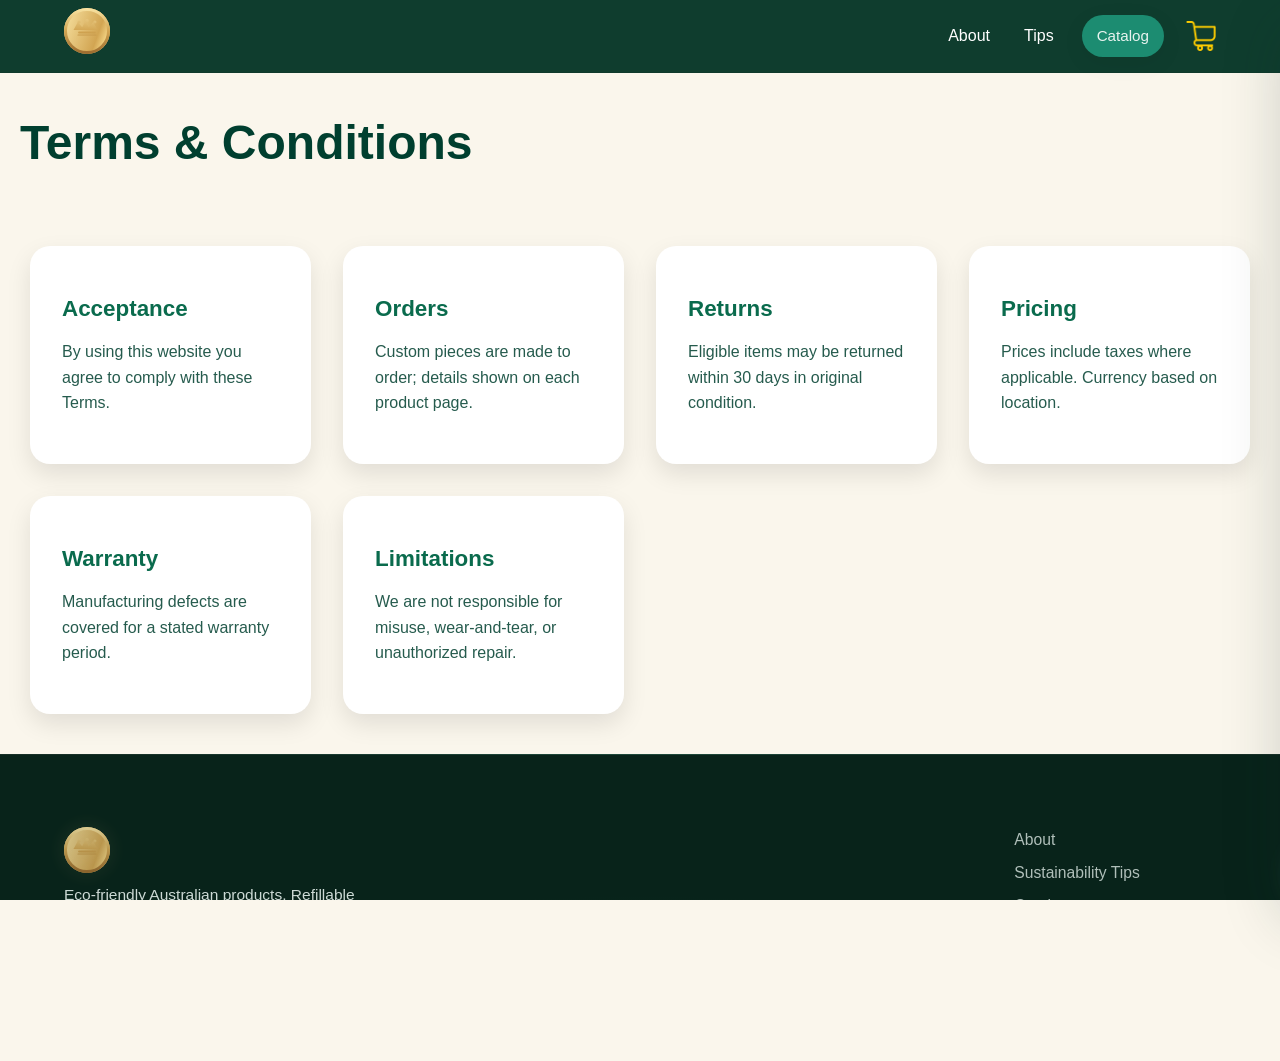
<file: terms.html>
<!doctype html>
<html lang="en">
  <head>
    <meta charset="utf-8">
    <meta name="viewport" content="width=device-width,initial-scale=1">
    <title>Crown (Australia) — Terms & Conditions</title>
    <meta name="description" content="Terms & Conditions for Crown (Australia). Please read these terms before using our site or placing orders.">
  
    <link rel="icon" type="image/svg+xml" href="./public/favicon.svg">
    <link rel="alternate icon" type="image/webp" href="./public/favicon-32.webp" sizes="32x32">
  
    <meta property="og:title" content="Crown (Australia) — Terms & Conditions">
    <meta property="og:description" content="Read the terms for using Crown (Australia) website and services.">
    <meta property="og:image" content="./public/og/termsOfService.webp">
    <meta property="og:image:width" content="1200">
    <meta property="og:image:height" content="630">
    <meta property="og:type" content="website">
    <meta name="theme-color" content="#0f3d2e" />
  
    <link rel="stylesheet" href="./css/normalize.css">
    <link rel="stylesheet" href="./css/styles.css">
    <link rel="stylesheet" href="./css/privacy.css">
    <link rel="stylesheet" href="./css/header.css" />
    <link rel="stylesheet" href="./css/cart.css" />
    <link rel="stylesheet" href="./css/footer.css" />
  </head>
<body>
  <div id="site-header"></div>

  <main class="page">
    <section class="materials materials--signature" aria-labelledby="tTitle">
      <div class="materials__inner">
        <header class="materials__head">
          <h1 id="tTitle" class="section__title">Terms & Conditions</h1>
        </header>

        <div class="mat-grid">
          <article class="mat">
            <div class="mat__body">
              <h3 class="mat__title">Acceptance</h3>
              <p class="mat__text">By using this website you agree to comply with these Terms.</p>
            </div>
          </article>

          <article class="mat">
            <div class="mat__body">
              <h3 class="mat__title">Orders</h3>
              <p class="mat__text">Custom pieces are made to order; details shown on each product page.</p>
            </div>
          </article>

          <article class="mat">
            <div class="mat__body">
              <h3 class="mat__title">Returns</h3>
              <p class="mat__text">Eligible items may be returned within 30 days in original condition.</p>
            </div>
          </article>

          <article class="mat">
            <div class="mat__body">
              <h3 class="mat__title">Pricing</h3>
              <p class="mat__text">Prices include taxes where applicable. Currency based on location.</p>
            </div>
          </article>

          <article class="mat">
            <div class="mat__body">
              <h3 class="mat__title">Warranty</h3>
              <p class="mat__text">Manufacturing defects are covered for a stated warranty period.</p>
            </div>
          </article>

          <article class="mat">
            <div class="mat__body">
              <h3 class="mat__title">Limitations</h3>
              <p class="mat__text">We are not responsible for misuse, wear-and-tear, or unauthorized repair.</p>
            </div>
          </article>
        </div>
      </div>
    </section>
  </main>

  <div id="site-footer"></div>
  <script defer src="./js/dynamic-loader.js"></script>
  <script defer src="./js/cookies.js"></script>
  <script defer src="./js/nav.js"></script>
  <script defer src="./js/cart.js"></script>
  <script defer src="./js/script.js"></script>

  
</body>
</html>
</file>
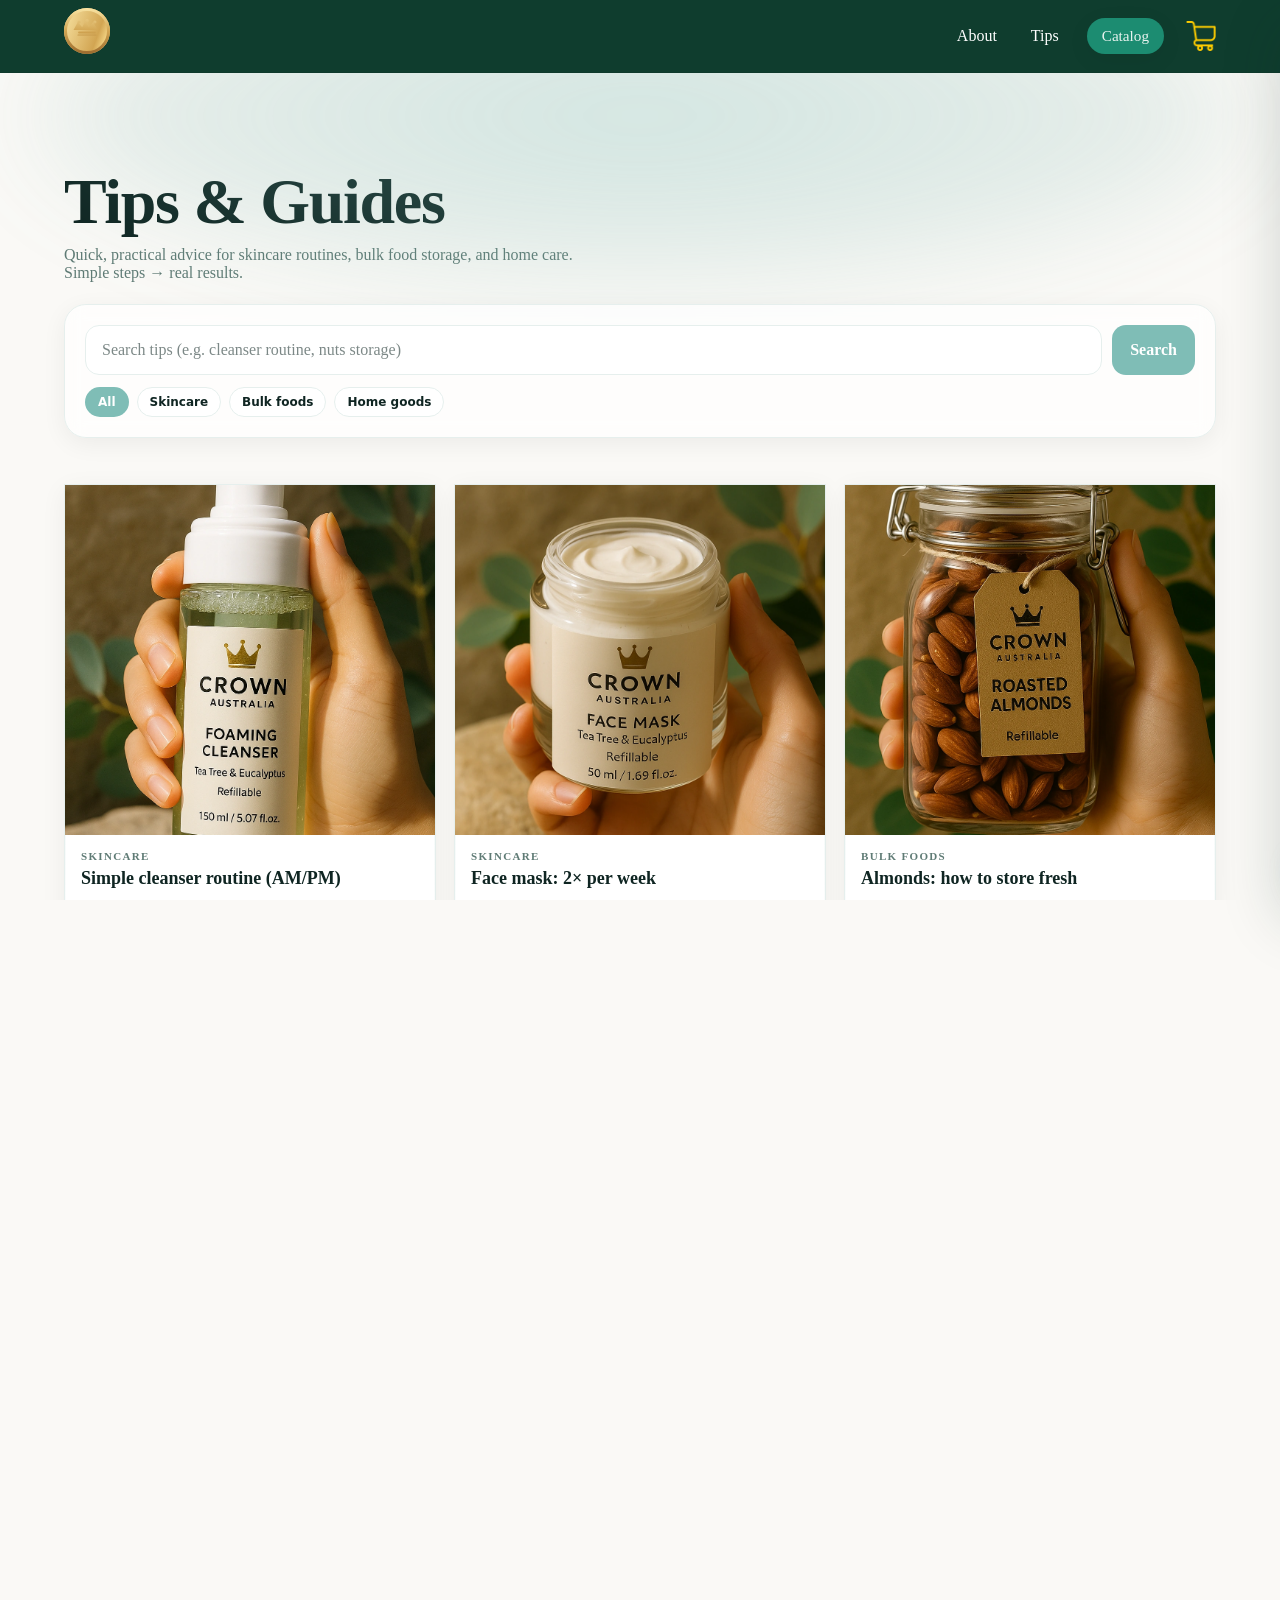
<file: tips.html>
<!doctype html>
<html lang="en">

<head>
    <meta charset="utf-8" />
    <meta name="viewport" content="width=device-width,initial-scale=1" />
    <title>Crown (Australia) — Tips & Guides</title>
    <meta name="description"
        content="Practical eco tips from Crown (Australia): skincare routines, bulk food storage, home care, and zero-waste ideas." />

<meta property="og:image" content="./public/og/tipsGuides.webp">
<meta property="og:title" content="Crown (Australia) — Tips & Guides">
<meta property="og:description" content="Eco advice for skincare, home care, and zero-waste living.">
<meta property="og:image:width" content="1200">
<meta property="og:image:height" content="630">
<meta property="og:type" content="website">
    <link rel="icon" type="image/svg+xml" href="./public/favicon.svg">
    <link rel="alternate icon" type="image/webp" href="./public/favicon-32.webp" sizes="32x32">
    <link rel="alternate icon" type="image/webp" href="./public/favicon-192.webp" sizes="192x192">


    <meta property="og:type" content="website">
    <meta property="og:title" content="Crown (Australia) — Tips & Guides">
    <meta property="og:description" content="Quick, practical eco advice: skincare, bulk foods, home care.">
    <meta property="og:image" content="./public/og/tips-1200x630.jpg">
    <meta property="og:image:width" content="1200">
    <meta property="og:image:height" content="630">
    <meta name="theme-color" content="#0f3d2e" />

    <link rel="stylesheet" href="./css/normalize.css" />
    <link rel="stylesheet" href="./css/styles.css" />
    <link rel="stylesheet" href="./css/header.css" />
    <link rel="stylesheet" href="./css/footer.css" />
    <link rel="stylesheet" href="./css/cart.css" />
    <link rel="stylesheet" href="./css/tips.css" />
</head>

<body>
    <header id="site-header"></header>

    <section class="tips-hero">
        <div class="halo"></div>
        <div class="container">
            <h1 class="tips-title">Tips & Guides</h1>
            <p class="tips-lead">Quick, practical advice for skincare routines, bulk food storage, and home care. Simple
                steps → real results.</p>
            <div class="toolbar">
                <form class="tips-search" id="tips-search" role="search">
                    <input type="search" id="tips-q" placeholder="Search tips (e.g. cleanser routine, nuts storage)"
                        aria-label="Search tips" />
                    <button type="submit">Search</button>
                </form>
                <div class="chips" id="tips-chips">
                    <button class="chip is-active" data-cat="all" type="button">All</button>
                    <button class="chip" data-cat="skincare" type="button">Skincare</button>
                    <button class="chip" data-cat="bulk" type="button">Bulk foods</button>
                    <button class="chip" data-cat="home" type="button">Home goods</button>
                </div>
            </div>
        </div>
    </section>

    <section class="tips-grid" id="tips-grid"></section>

    <div class="tips-overlay" id="tips-overlay" hidden></div>
    <aside class="tips-modal" id="tips-modal" aria-modal="true" role="dialog" aria-labelledby="tm-title" hidden>
        <div class="tm-hd">
            <div class="tm-title" id="tm-title">Tip</div>
            <button class="tm-close" id="tm-close" aria-label="Close">✕</button>
        </div>
        <div class="tm-body">
            <div class="tm-hero"><img id="tm-img" alt=""></div>
            <div class="tm-content">
                <div class="tm-eyebrow" id="tm-cat"></div>
                <p class="tm-lead" id="tm-lead"></p>
                <ol class="tm-steps" id="tm-steps"></ol>
                <div class="tm-block" id="tm-block" hidden></div>
                <div class="tm-cta">
                    <button class="btn--primary" id="tm-copy" type="button">Copy checklist</button>
                    <a class="btn--ghost" id="tm-link" href="./catalog.html" target="_self" rel="noopener">Open catalog</a>
                </div>
            </div>
        </div>
    </aside>

    <footer id="site-footer"></footer>
    <script defer src="./js/dynamic-loader.js"></script>
    <script defer src="./js/cookies.js"></script>
    <script defer src="./js/nav.js"></script>
    <script defer src="./js/cart.js"></script>
    <script defer src="./js/script.js"></script>
    <script defer src="./js/tips.js"></script>
</body>

</html>
</file>
<file: css/styles.css>
:root {
  --ink: #10221b;
  --ink-soft: #4a6763;
  --mint: #0f3d2e;
  --mint-2: #0b2b21;
  --leaf: #1c8c71;
  --leaf-2: #157a63;
  --gold: #d7c59b;
  --gold-2: #bfae82;
  --sand: #f7f2ea;
  --container: 1200px;
  --pad-xl: 72px;
  --pad-md: 24px;
  --sh-sm: 0 6px 24px rgba(0, 0, 0, .06);
  --sh-md: 0 14px 36px rgba(0, 0, 0, .10);
  --sh-lg: 0 22px 60px rgba(8, 28, 22, .18)
}

* {
  box-sizing: border-box
}

html,
body {
  height: 100%
}
html, body { overflow-x: hidden; }

body {
  margin: 0;
  font-family: Georgia, "Times New Roman", serif;
  color: var(--ink);
  background: var(--sand);
  -webkit-font-smoothing: antialiased;
  -moz-osx-font-smoothing: grayscale
}

img {
  display: block;
  max-width: 100%;
  height: auto
}

button {
  cursor: pointer;
}

a {
  color: inherit;
  text-decoration: none
}

.container {
  max-width: var(--container);
  margin: 0 auto;
  padding: 0 var(--pad-md)
}

.muted {
  color: #667d75
}

.tiny {
  font-size: .9rem
}

.btn {
  display: inline-flex;
  align-items: center;
  gap: 10px;
  padding: 12px 20px;
  border-radius: 999px;
  border: 1px solid transparent;
  background: var(--leaf);
  color: #e8f3ef;
  box-shadow: var(--sh-sm);
  transition: transform .25s, box-shadow .25s, background .25s, opacity .25s
}

.btn:hover {
  transform: translateY(-2px);
  box-shadow: var(--sh-md)
}

.btn--sm {
  padding: 8px 14px;
  font-size: .95rem
}

.btn--lg {
  padding: 14px 22px;
  font-size: 1.06rem
}

.btn--full {
  width: 100%;
  justify-content: center
}

.btn--ghost {
  border: 1px solid var(--leaf);
  color: white
}



.hero {
  position: relative;
  overflow: hidden;
  padding: calc(var(--pad-xl)*1.2) 0 var(--pad-xl);
  color: #f4f8f6;
  background: linear-gradient(180deg, var(--mint-2) 0%, var(--leaf-2) 100%)
}

.hero__grid {
  position: relative;
  z-index: 1;
  display: grid;
  gap: 70px;
  align-items: center;
  grid-template-columns: minmax(320px, 1.05fr) minmax(320px, .95fr)
}

.eyebrow {
  letter-spacing: .12em;
  text-transform: uppercase;
  color: #dbe6df;
  margin: 0 0 12px;
  font-size: .84rem;
  opacity: .95
}

.hero__title {
  margin: 0 0 10px;
  line-height: 1.06;
  font-size: clamp(36px, 5vw, 56px)
}

.hero__title .shine {
  background: linear-gradient(90deg, var(--gold), #fff, var(--gold-2));
  -webkit-background-clip: text;
  background-clip: text;
  color: transparent;
  background-size: 200% 100%;
  animation: shine 5.5s linear infinite
}

@keyframes shine {
  0% {
    background-position: 0% 50%
  }

  100% {
    background-position: 200% 50%
  }
}

.lead {
  margin: 14px 0 22px;
  color: #e8efe9;
  max-width: 62ch;
  opacity: .95
}

.hero__cta {
  display: flex;
  gap: 12px;
  flex-wrap: wrap
}

.hero__stats {
  display: flex;
  gap: 18px;
  margin-top: 24px;
  flex-wrap: wrap
}

.hero__media {
  position: relative;
  justify-self: end;
  display: block;
  width: clamp(520px, 42vw, 700px);
  height: clamp(360px, 32vw, 520px)
}

.hero__media .card {
  position: absolute;
  border-radius: 24px;
  overflow: hidden;
  box-shadow: var(--sh-lg);
  margin: 0;
  transition: transform .25s, box-shadow .25s
}

.hero__media .card img {
  width: 100%;
  height: 100%;
  object-fit: cover;
  aspect-ratio: 5/4;
  background: #e9e3d8
}

.hero__media .card:nth-child(1) {
  z-index: 2;
  left: 0;
  top: -12%;
  width: 60%
}

.hero__media .card:nth-child(2) {
  z-index: 1;
  left: 26%;
  top: 18%;
  width: 80%
}

@media (hover:hover) {
  .hero__media .card:hover {
    transform: translateY(-3px);
    box-shadow: 0 26px 70px rgba(8, 28, 22, .28)
  }
}

@media (max-width:1200px) {
  .hero__media {
    width: clamp(420px, 40vw, 640px);
    height: clamp(320px, 34vw, 480px);
  }

  .hero__media .card:nth-child(1) {
    top: -30%;
    width: 74%
  }

  .hero__media .card:nth-child(2) {
    left: 22%;
    top: 30%;
    width: 82%
  }
}

@media (max-width:1024px) {
  .hero {
    padding: 64px 0 52px
  }


}

@media (max-width:950px) {
  .hero__grid {
    grid-template-columns: 1fr;
    gap: 28px
  }

  .hero__media {
    margin: 0;
    height: auto;
    display: flex;
    align-items: flex-start;
    justify-content: flex-start;
    gap: 14px;
    width: 100%;

  }



  .hero__media .card {
    width: 45%;
    max-width: 260px;
    position: static;
  }


}




@media (max-width:560px) {
  .hero__media .card:nth-child(1) {
    display: none;
  }

  .hero__title {
    font-size: clamp(28px, 6vw, 34px);
  }

  .hero__text {
    width: 100%;
    max-width: 62ch;
  }

  .btn--lg {
    padding: 12px 18px
  }

  .cat-label .cat-title {
    font-size: 12px;
  }

}

@media (max-width:400px) {
  .hero__text {
    width: 100%;
    max-width: 56ch;
  }
}

[data-reveal] {
  opacity: 0;
  transform: translateY(14px);
  transition: opacity .6s, transform .6s
}

.in-view {
  opacity: 1;
  transform: none
}

[hidden] {
  display: none !important
}

.cookiebar {
  position: fixed;
  left: 16px;
  right: 16px;
  bottom: 16px;
  z-index: 1000;
  display: flex;
  gap: 12px;
  align-items: center;
  justify-content: space-between;
  padding: 12px 14px;
  border-radius: 14px;
  background: #0f3d2e;
  color: #cfe0d9;
  border: 1px solid rgba(255, 255, 255, .1);
  box-shadow: var(--sh-lg);
  opacity: 0;
  transform: translateY(16px);
  transition: opacity .35s, transform .35s
}

.cookiebar.is-visible {
  opacity: 1;
  transform: translateY(0)
}

.cookiebar .btn {
  background: #e7efe9;
  color: #0f3d2e
}

.cookiebar a {
  color: #e7efe9;
  text-decoration: underline
}

.categories {
  padding: 72px 0
}

.categories__head, .impact__head{
  max-width: 880px;
  margin: 0 auto 28px;
  text-align: center
}

.categories h2, .impact__head h2 {
  font-size: clamp(28px, 4.2vw, 48px);
  margin: 0 0 8px
}

.categories__lead, .impact__lead {
  margin: 0 auto;
  color: #536a63;
  max-width: 62ch;
  font-size: 1.125rem
}

.cat-grid {
  display: grid;
  gap: 22px;
  grid-template-columns: repeat(3, 1fr);
  align-items: start
}

.cat-grid>* {
  min-width: 0
}

@media (max-width:720px) {
  .cat-grid {
    grid-template-columns: repeat(2, 1fr)
  }
}

.cat-card {
  display: block;
  height: 100%;
  overflow: hidden;
  background: transparent;
  transition: transform .35s, box-shadow .35s
}

.cat-media {
  position: relative;
  margin: 0;
  aspect-ratio: 5/4;
  width: 100%;
  overflow: hidden;
  background: #000;
}

.cat-media img {
  width: 100%;
  height: 100%;
  opacity: 1;
  object-fit: cover;
  object-position: center;
  transform: translateZ(0) scale(1);
  transition: transform .45s cubic-bezier(.22, .61, .36, 1);
  filter: blur(2px); 
}
.cat-media::before,
.cat-media::after {
  content: "";
  position: absolute;
  inset: 0;
  pointer-events: none;
}

.cat-media::before {
  background: rgba(12, 28, 22, .85); 
  transition: opacity .3s;
  opacity: 1;
}

.cat-media::after {
  box-shadow: inset 0 0 120px rgba(0, 0, 0, .5);
}

.cat-label {
  position: absolute;
  inset: 0;
  display: grid;
  place-content: center;
  gap: 12px;
  color: #fff;
  text-align: center;
  z-index: 1
}

.cat-title {
  margin: 0;
  font-weight: 800;
  line-height: 1.05;
  font-size: 20px;
  text-shadow: 0 2px 14px rgba(0, 0, 0, .35)
}

.cat-badge {
  display: inline-block;
  padding: 10px 14px;
  font-size: clamp(11px, 1.6vw, 16px);
  border-radius: 999px;
  border: 1px solid rgba(255, 255, 255, .38);
  background: rgba(255, 255, 255, .12);
  backdrop-filter: blur(2px);
  color: #fff
}

@media (hover:hover) {
  .cat-card:hover .cat-media img {
    transform: translateZ(0) scale(1.03);
    filter: blur(0); 
  }

  .cat-card:hover .cat-media img {
    transform: translateZ(0) scale(1.03)
  }

  .cat-card:hover .cat-media::before {
    opacity: .5
  }
}

.press {
  margin-top: 0;
  padding: 56px 0 24px;
  background: var(--sand)
}

.press__head {
  text-align: center;
  margin: 0 0 18px
}

.press__head h2 {
  margin: 0;
  font-size: clamp(28px, 4vw, 44px)
}

.press__viewport {
  overflow: hidden;
  position: relative;
  max-width: 960px;
  margin: 0 auto;
  border-radius: 22px
}

.press__track {
  display: flex;
  width: 100%;
  margin: 0;
  padding: 0;
  list-style: none;
  gap: 0;
  will-change: transform;
  backface-visibility: hidden;
  transition: transform .55s cubic-bezier(.22, .61, .36, 1)
}

.press__track>li {
  flex: 0 0 100%;
  max-width: 100%
}

.quote {
  min-height: 280px;
  padding: 36px clamp(20px, 6vw, 56px) 28px;
  display: grid;
  align-content: center;
  justify-items: center;
  gap: 18px;
  text-align: center;
  background: rgba(255, 255, 255, .72);
  border: 1px solid rgba(16, 34, 27, .08);
  border-radius: 18px;
  box-shadow: 0 18px 50px rgba(15, 45, 38, .08)
}

.quote__text {
  margin: 0;
  font-weight: 300;
  line-height: 1.2;
  color: #2b2422;
  font-size: clamp(22px, 3.1vw, 38px);
  max-width: 26ch;
  hyphens: auto;
  overflow-wrap: anywhere
}

.quote__meta {
  color: #4e4643;
  font-size: 1rem
}

.quote__source {
  color: var(--leaf)
}

.press__nav {
  max-width: 960px;
  margin: 18px auto 0;
  display: flex;
  align-items: center;
  justify-content: space-between
}

.round {
  width: 52px;
  height: 52px;
  border-radius: 50%;
  background: transparent;
  color: #1a2e2b;
  border: 1px solid rgba(16, 34, 27, .22);
  display: flex;
  align-items: center;
  justify-content: center;
  transition: .25s;
  cursor: pointer
}

.round:hover {
  background: rgba(16, 34, 27, .06);
  transform: translateY(-2px);
  box-shadow: var(--sh-sm)
}

.round:disabled {
  opacity: .4;
  cursor: default
}

@media (max-width:760px) {
  .press {
    padding: 48px 0 18px
  }

  .quote {
    min-height: unset;
    padding: 28px 18px
  }

  .icard {
    width: 450px;
    height: 420px;
  }
}

.impact--pro.impact {
  padding: 72px 0;
}

.impact__cta {
  display: flex;
  justify-content: center;
  margin-top: 20px;
  gap: 10px
}

.impact__grid--pro {
  display: flex;
  flex-wrap: wrap;
  gap: 20px;
  justify-content: center
}

.icard {
  position: relative;
  border-radius: 22px;
  padding: 22px 22px 18px;
  background: linear-gradient(180deg, rgba(255, 255, 255, .86), rgba(255, 255, 255, .98));
  border: 1px solid rgba(16, 34, 27, .08);
  box-shadow: 0 14px 40px rgba(15, 45, 38, .10);
  overflow: hidden;
  transition: transform .35s, box-shadow .35s
}

.icard:hover {
  transform: translateY(-6px);
  box-shadow: 0 26px 70px rgba(15, 45, 38, .16)
}

.icard__art {
  width: 56px;
  height: 56px;
  border-radius: 16px;
  display: grid;
  place-items: center;
  margin-bottom: 10px;
  background: linear-gradient(145deg, var(--leaf), var(--leaf-2));
  color: var(--sand);
  position: relative;
  isolation: isolate;
  box-shadow: inset 0 0 0 1px rgba(255, 255, 255, .25)
}

.icard__art svg {
  width: 32px;
  height: 32px;
  opacity: .95
}

.icard__title {
  margin: 0 0 6px;
  font-size: 1.06rem;
  color: #21493f;
  font-weight: 600
}

.icard__value {
  margin: 0 0 10px;
  font-weight: 700;
  font-size: 1.9rem;
  letter-spacing: .02em;
  color: #10221b
}

.icard__value .unit {
  font-weight: 700;
  font-size: 1.1rem;
  margin-left: 2px
}

.icard__note {
  margin: 25px 0 0;
  color: #5f736c
}

.ibar {
  height: 12px;
  border-radius: 999px;
  background: #dceee7;
  border: 1px solid rgba(16, 34, 27, .08);
  overflow: hidden
}

.ibar__fill {
  height: 100%;
  width: calc(var(--p, 0)*1%);
  transform-origin: left;
  background: linear-gradient(90deg, var(--leaf), var(--leaf-2))
}

.igauge svg {
  width: 100%;
  height: auto;
  overflow: visible;
}


.igauge .bg,
.igauge .prog {
  fill: none;
  stroke-linecap: round;
  stroke-width: 12;
}


.igauge .bg {
  stroke: #dceee7;
  opacity: .95;
}

.igauge .prog {
  stroke: #1c8c71;
  transition: stroke-dashoffset .6s ease;
}

.refill {
  padding: 72px 0;
  background: var(--sand)
}

.refill__head {
  max-width: 880px;
  margin: 0 auto 28px;
  text-align: center
}

.refill h2 {
  margin: 0 0 8px;
  font-size: clamp(28px, 4.2vw, 48px)
}

.refill__lead {
  margin: 0 auto;
  max-width: 62ch;
  color: #536a63;
  font-size: 1.125rem
}

.steps {
  display: grid;
  gap: 22px;
  margin-top: 22px;
  grid-template-columns: repeat(4, 1fr)
}

@media (max-width:1024px) {
  .steps {
    grid-template-columns: repeat(2, 1fr)
  }
}

@media (max-width:560px) {
  .steps {
    grid-template-columns: 1fr
  }
}

.step {
  background: linear-gradient(180deg, rgba(255, 255, 255, .92), rgba(255, 255, 255, .98));
  border: 1px solid rgba(16, 34, 27, .08);
  border-radius: 22px;
  padding: 18px 18px 16px;
  box-shadow: var(--sh-sm);
  transition: transform .35s, box-shadow .35s
}

.step:hover {
  transform: translateY(-6px);
  box-shadow: var(--sh-lg)
}

.step__num {
  width: 34px;
  height: 34px;
  border-radius: 50%;
  display: grid;
  place-items: center;
  background: var(--leaf-2);
  color: #e7efe9;
  font-weight: 700;
  margin-bottom: 10px;
  box-shadow: 0 0 0 4px #e7efe9
}

.step__icon {
  width: 46px;
  height: 46px;
  border-radius: 14px;
  margin-bottom: 8px;
  background: linear-gradient(145deg, var(--leaf), var(--leaf-2));
  position: relative;
  box-shadow: inset 0 0 0 1px rgba(255, 255, 255, .2)
}

.step__title {
  margin: 6px 0 4px;
  font-size: 1.06rem;
  color: #21493f
}

.step__text {
  margin: 0;
  color: #5f736c
}

.stripe {
  --bg: #0f3d2e;
  --fg: #d7c59b;
  --muted: rgba(215, 197, 155, .55);
  position: relative;
  overflow: hidden;
  background: var(--bg);
  color: var(--fg);
  border-top: 1px solid rgba(255, 255, 255, .06);
  border-bottom: 1px solid rgba(0, 0, 0, .18);
  padding: 14px 0
}

.stripe__track {
  display: inline-flex;
  align-items: center;
  gap: 22px;
  white-space: nowrap;
  will-change: transform;
  animation: stripe-move 28s linear infinite
}

.stripe__item {
  font-weight: 700;
  letter-spacing: .02em;
  font-size: clamp(16px, 2.2vw, 28px)
}

.stripe .dot {
  opacity: .7;
  color: var(--muted);
  font-size: 1.2em
}

.stripe::before,
.stripe::after {
  content: "";
  position: absolute;
  top: 0;
  bottom: 0;
  width: 60px;
  pointer-events: none
}

.stripe::before {
  left: 0;
  background: linear-gradient(90deg, rgba(15, 61, 46, 1), rgba(15, 61, 46, 0))
}

.stripe::after {
  right: 0;
  background: linear-gradient(270deg, rgba(15, 61, 46, 1), rgba(15, 61, 46, 0))
}

@keyframes stripe-move {
  from {
    transform: translateX(0)
  }

  to {
    transform: translateX(-100%)
  }
}

@media (prefers-reduced-motion:reduce) {
  .stripe__track {
    animation: none
  }
}
</file>
<file: css/cart.css>
.cart-btn {
    position: relative;
    display: inline-flex;
    gap: .5rem;
    align-items: center;
    padding: .5rem;
    border-radius: 16px
}

.cart-btn svg {
    width: 24px;
    height: 24px
}

.cart-badge {
    position: absolute;
    top: -6px;
    right: -6px;
    min-width: 18px;
    height: 18px;
    border-radius: 999px;
    background: var(--teal, #7fbdb6);
    color: #fff;
    font: 600 11px/18px system-ui, -apple-system, Segoe UI, Roboto, sans-serif;
    text-align: center;
    padding: 0 4px
}

.cart-overlay {
    position: fixed;
    inset: 0;
    background: rgba(0, 0, 0, .36);
    opacity: 0;
    pointer-events: none;
    transition: opacity .2s ease;
    z-index: 1000
}

.cart-overlay.show {
    opacity: 1;
    pointer-events: auto
}

.cart-drawer {
    position: fixed;
    top: 0;
    right: -420px;
    width: 420px;
    max-width: 92vw;
    height: 100dvh;
    background: #fff;
    box-shadow: var(--shadow-lg, 0 22px 60px rgba(15, 45, 38, .18));
    display: flex;
    flex-direction: column;
    border-top-left-radius: 22px;
    border-bottom-left-radius: 22px;
    transition: right .28s ease;
    z-index: 1001
}

.cart-drawer.open {
    right: 0
}

.cart-hd {
    display: flex;
    align-items: center;
    justify-content: space-between;
    padding: 18px 16px 12px;
    border-bottom: 1px solid var(--line-soft, #e6efed)
}

.cart-title {
    font: 700 18px/1.2 ui-sans-serif, system-ui, Segoe UI, Roboto, sans-serif;
    color: var(--ink, #1a2e2b)
}

.cart-close {
    appearance: none;
    background: none;
    border: 0;
    padding: 8px;
    border-radius: 12px;
    cursor: pointer
}

.cart-body {
    flex: 1;
    overflow: auto;
    padding: 8px 12px
}

.ci {
    display: grid;
    grid-template-columns: 72px 1fr auto;
    gap: 12px;
    align-items: center;
    padding: 10px;
    border-radius: 14px;
    border: 1px solid var(--line-soft, #e6efed);
    margin: 8px 0
}

.ci-img {
    width: 72px;
    height: 72px;
    border-radius: 12px;
    overflow: hidden;
    background: #f6faf9;
    display: grid;
    place-items: center
}

.ci-img img {
    width: 100%;
    height: 100%;
    object-fit: cover
}

.ci-ttl {
    font: 600 14px/1.3 ui-sans-serif, system-ui, sans-serif;
    color: var(--ink, #1a2e2b);
    margin: 0 0 4px
}

.ci-tag {
    font: 12px/1.2 ui-sans-serif;
    color: var(--muted, #5f7b75)
}

.ci-qty {
    display: inline-flex;
    align-items: center;
    border: 1px solid var(--line-soft, #e6efed);
    border-radius: 999px;
    overflow: hidden
}

.ci-qty button {
    width: 28px;
    height: 28px;
    border: 0;
    background: #fff;
    cursor: pointer
}

.ci-qty input {
    width: 34px;
    text-align: center;
    border: 0;
    outline: none
}

.ci-price {
    font: 600 14px/1 ui-sans-serif;
    color: var(--ink, #1a2e2b)
}

.ci-del {
    appearance: none;
    border: 0;
    background: none;
    cursor: pointer;
    padding: 6px;
    color: #a33
}

.cart-empty {
    padding: 24px;
    text-align: center;
    color: var(--muted, #5f7b75)
}

.cart-ft {
    border-top: 1px solid var(--line-soft, #e6efed);
    padding: 12px
}

.tot {
    display: grid;
    grid-template-columns: 1fr auto;
    gap: 6px;
    margin: 6px 0
}

.tot .lbl {
    color: var(--muted, #5f7b75)
}

.tot .val {
    font-weight: 700
}

.cart-checkout {
    margin-top: 10px;
    width: 100%;
    height: 44px;
    border: 0;
    border-radius: 14px;
    background: var(--leaf);
    color: #fff;
    font: 600 15px/44px ui-sans-serif;
    cursor: pointer;
    box-shadow: 0 8px 26px rgba(127, 189, 182, .32)
}
.cart-checkout.disabled {
    opacity: 0.6;
    background-color: #7ba091;
    cursor: not-allowed;
    pointer-events: none;
    transition: opacity 0.3s ease;
  }
  
.toast {
    position: fixed;
    left: 50%;
    bottom: 24px;
    transform: translateX(-50%) translateY(20px);
    opacity: 0;
    padding: 10px 14px;
    border-radius: 12px;
    background: #111;
    color: #fff;
    font: 600 13px/1 ui-sans-serif;
    z-index: 1200;
    transition: .25s ease
}

.toast.show {
    opacity: 1;
    transform: translateX(-50%) translateY(0)
}

@media (max-width:1100px) {
    .catalog__wrap {
        grid-template-columns: 1fr
    }

    .filters {
        position: static
    }

    .filters__toggle {
        cursor: pointer;
        display: inline-flex;
        align-items: center;
        gap: 8px;
        margin-bottom: 12px;
        border: 1px solid var(--line-soft);
        background: #fff;
        padding: 10px 12px;
        border-radius: 12px
    }

    .filters[aria-open="false"] .filters__panel {
        display: none
    }

    .eco-modal__inner {
        grid-template-columns: 1fr
    }

    .card {
        min-height: 60%
    }
}

@media (max-width:920px) {
    .grid {
        grid-template-columns: repeat(2, 1fr);
        gap: 22px
    }
}

@media (max-width:560px) {
    .catalog__bar {
        grid-template-columns: 1fr
    }

    .grid {
        grid-template-columns: 1fr;
        gap: 18px
    }

    .card__title {
        font-size: 18px
    }

    .pager {
        gap: 8px
    }

    .pager__btn {
        min-width: 34px;
        height: 34px;
        border-radius: 9px
    }

    .card__img {
        height: 420px;
    }
}
</file>
<file: css/header.css>
.site-header {
    position: sticky;
    top: 0;
    z-index: 100;
    color: #fff;
    backdrop-filter: saturate(140%) blur(12px);
    background: #0f3d2e;
    border-bottom: 1px solid rgba(16, 34, 27, .08);
    transition: background .35s, border-color .35s, transform .35s
}


.header__row {
    display: flex;
    align-items: center;
    justify-content: space-between;
    min-height: 72px
}



.nav__logo {
    width: 46px;
    height: 46px;
    margin-bottom: 10px;
    border-radius: 9999px;
    display: flex;
    border: none;
    background: linear-gradient(110deg, #f9e4a4 0, #d2a552 40%, #f6d889 50%, #d2a552 60%, #9a6a2e 100%);
    align-items: center;
    justify-content: center;
    background-size: 200% 100%;
    animation: shine 3.6s linear infinite
}

.cart {
    width: 30px;
    height: 30px;
    background-color: inherit;
    border: none;
    cursor: pointer
}


.nav {
    display: flex;
    align-items: center;
    gap: 22px
}

.nav__link {
    position: relative;
    padding: 10px 6px
}

.nav__link:after {
    content: "";
    position: absolute;
    left: 0;
    right: 0;
    bottom: 6px;
    height: 2px;
    background: currentColor;
    transform: scaleX(0);
    transform-origin: left;
    transition: transform .25s
}

.nav__link:hover:after {
    transform: scaleX(1)
}



.site-header.is-on-hero .nav__link,
.site-header.is-on-hero .btn {
    color: #e8f1ec
}

.site-header.is-on-hero .btn {
    background: rgba(255, 255, 255, .12);
    border-color: transparent
}

.burger {
    display: block;
    background: none;
    border: 0;
    cursor: pointer;
    padding: 8px;
    width: 32px;
    height: 32px;
    z-index: 300
}

.burger span {
    display: block;
    width: 24px;
    color: gold;
    height: 2px;
    margin: 5px auto;
    background: currentColor;
    transition: .3s
}

.burger[aria-expanded="true"] span:nth-child(1) {
    transform: translateY(7px) rotate(45deg)
}

.burger[aria-expanded="true"] span:nth-child(2) {
    opacity: 0
}

.burger[aria-expanded="true"] span:nth-child(3) {
    transform: translateY(-7px) rotate(-45deg)
}

@media (max-width:900px) {
    .nav {
        display: none
    }

    .burger {
        display: block
    }

    .mobile {
        position: fixed;
        top: 0;
        right: 0;
        width: min(320px, 85vw);
        height: 100vh;
        display: flex;
        flex-direction: column;
        gap: 18px;
        padding: 34px 24px;
        background: #0f3d2e;
        color: #e8f3ef;
        box-shadow: -18px 0 40px rgba(0, 0, 0, .35);
        transform: translateX(100%);
        transition: transform .42s cubic-bezier(.22, .61, .36, 1);
        z-index: 250;
        pointer-events: none
    }
    .mobile__close {
        align-self: flex-end;
        background: none;
        border: none;
        font-size: 26px;
        line-height: 1;
        padding: 6px;
        margin-bottom: 4px;
        cursor: pointer;
        color: #e8f3ef;
        transition: opacity .25s;
    }
    
    .mobile__close:hover {
        opacity: .65;
    }
    

    .mob-links {
        display: flex; gap: 20px;
    }
    .mobile__meta {
        display: flex;
        gap: 10px
    }

    .mobile.is-open {
        transform: translateX(0);
        pointer-events: auto
    }

    .mobile a {
        font-size: 1.15rem;
        font-weight: 500;
        padding: 10px 0
    }

    .mobile-overlay{
        position: fixed;
        inset: 0;
        background: rgba(0,0,0,.45);
        backdrop-filter: blur(2px);
        opacity: 0;
        pointer-events: none;
        transition: opacity .28s ease;
      }

      .mobile-overlay.is-open{
        pointer-events: auto;
      }
      

      body.no-scroll{
        position: fixed;
        top: var(--lock-top, 0);
        left: 0; right: 0;
        width: 100%;
        overflow: hidden;
        padding-right: var(--sbw, 0px); 
      }
}

@media (min-width:901px) {
    .burger {
        display: none !important
    }

    .mobile,
    .mobile-overlay {
        display: none !important;
        transform: none !important;
        pointer-events: none !important
    }
}
</file>
<file: css/footer.css>
.footer-luxe {
    background: radial-gradient(70% 90% at 50% 100%, #0f3d2e, #08231a 60%);
    color: #e8f3ef;
    padding: 72px 0 36px;
    border-top: 1px solid rgba(255, 255, 255, .06)
}


.f-wrap {
    display: flex;
    align-items: flex-start;
    justify-content: space-between;
    gap: 40px;
    flex-wrap: wrap
}

.f-logo {
    width: 62px;
    filter: drop-shadow(0 0 8px rgba(213, 183, 118, .3))
}

.f-brand {
    max-width: 300px;
    font-size: .97rem;
    line-height: 1.55;
    opacity: .88
}

.f-nav {
    display: flex;
    flex-direction: column;
    gap: 8px
}

.f-nav a {
    font-size: .98rem;
    color: #e8f3ef;
    opacity: .75;
    transition: .25s
}

.f-nav a:hover {
    opacity: 1;
    color: #d7c59b;
    transform: translateX(4px)
}

.f-sub {
    display: flex;
    background: rgba(255, 255, 255, .08);
    border: 1px solid rgba(255, 255, 255, .14);
    border-radius: 999px;
    padding: 4px;
    backdrop-filter: blur(6px)
}

.f-sub input {
    background: transparent;
    border: 0;
    color: #fff;
    padding: 0 14px;
    width: 180px
}

.f-sub input::placeholder {
    color: rgba(255, 255, 255, .6)
}

.f-sub button {
    width: 44px;
    height: 44px;
    border-radius: 50%;
    border: 0;
    cursor: pointer;
    background: radial-gradient(circle at 30% 30%, #f9e4a4, #bfae82);
    color: #08231a;
    font-size: 1.1rem;
    font-weight: 700;
    display: grid;
    place-items: center;
    transition: .2s
}

.f-sub button:hover {
    transform: translateY(-2px);
    filter: brightness(1.05)
}

.f-bottom {
    margin-top: 32px;
    border-top: 1px solid rgba(255, 255, 255, .10);
    padding-top: 18px;
    text-align: center;
    font-size: .88rem;
    opacity: .7
}

.f-bottom a {
    margin: 0 8px;
    color: #d7c59b
}
</file>
<file: css/about.css>
:root {
    --ink: #1a2e2b;
    --muted: #5f7b75;
    --teal: #7fbdb6;
    --teal-2: #6ba79f;
    --white: #fff;
    --line: #e6efed;
    --bg: #faf9f6;
    --s-1: 4px;
    --s-2: 8px;
    --s-3: 12px;
    --s-4: 16px;
    --s-5: 20px;
    --s-6: 24px;
    --s-7: 28px;
    --s-8: 32px;
    --s-9: 40px;
    --s-10: 48px;
    --s-12: 64px;
    --s-14: 72px;
    --s-16: 96px;
    --container: 1200px;
    --pad: 24px;
    --r-lg: 18px;
    --r-xl: 24px;
    --r-2xl: 28px;
    --sh-sm: 0 6px 24px rgba(0, 0, 0, .06);
    --sh-md: 0 14px 36px rgba(0, 0, 0, .08);
    --sh-lg: 0 22px 60px rgba(15, 45, 38, .18)
}

html {
    scroll-behavior: smooth
}

body {
    margin: 0;
    color: var(--ink);
    background: var(--bg);
    -webkit-font-smoothing: antialiased;
    -moz-osx-font-smoothing: grayscale
}

img {
    display: block;
    max-width: 100%;
    height: auto
}

.container {
    max-width: var(--container);
    margin: 0 auto;
    padding: 0 var(--pad)
}

.stack {
    display: grid;
    gap: var(--s-8)
}

.hero {
    position: relative;
    padding: clamp(var(--s-12), 8vw, var(--s-16)) 0 var(--s-12);
    color: #e7f5f2;
    overflow: clip;
    background:
        radial-gradient(60% 60% at 60% 0%, rgba(127, 189, 182, .18), transparent 70%),
        linear-gradient(180deg, #0f2d26 0%, #12463d 100%)
}

.hero__grid {
    display: grid;
    align-items: center;
    gap: var(--s-8);
    grid-template-columns: 1.05fr .95fr
}

@media (max-width:980px) {
    .hero__grid {
        grid-template-columns: 1fr
    }
}

.kicker {
    display: inline-flex;
    align-items: center;
    gap: var(--s-3);
    font-weight: 700;
    letter-spacing: .14em;
    text-transform: uppercase;
    font-size: 12px;
    opacity: .9
}

.hero h1 {
    margin: var(--s-3) 0 var(--s-4);
    font-size: clamp(34px, 5.6vw, 58px);
    line-height: 1.06;
    letter-spacing: -.02em;
    text-wrap: balance;
    max-width: 18ch
}

.hero p {
    margin: 0;
    max-width: 60ch;
    color: #bfe4de
}

.about-hero__media {
    position: relative;
    isolation: isolate;
    aspect-ratio: 4/3;
    border-radius: var(--r-2xl);
    overflow: hidden;
    box-shadow: var(--sh-lg);
    background: linear-gradient(160deg, #0f2d26, #195e52)
}

.hero__img {
    width: 100%;
    height: 100%;
    object-fit: cover;
    transform: scale(1.02)
}

.about {
    margin: var(--s-10) 0 var(--s-14)
}

.about-cards {
    display: flex;
    flex-wrap: wrap;
    gap: var(--s-6)
}

section[data-sec] {
    flex: 1 1 320px;
    background: rgba(255, 255, 255, .96);
    border: 1px solid var(--line);
    overflow: hidden;
    box-shadow: var(--sh-md)
}

.sec__media {
    position: relative;
    aspect-ratio: 16/9;
    background: #dfeeed
}

.sec__img {
    width: 100%;
    height: 100%;
    object-fit: cover
}

.sec__badge {
    position: absolute;
    top: var(--s-3);
    left: var(--s-3);
    padding: 6px 10px;
    font-size: 12px;
    font-weight: 800;
    color: #2b5a54;
    border: 1px solid #e1ece7;
    border-radius: 12px;
    background: rgba(255, 255, 255, .82);
    backdrop-filter: blur(8px)
}

.sec__body {
    padding: var(--s-6)
}

.sec__body h2 {
    margin: 0 0 var(--s-3);
    font-size: clamp(22px, 2.6vw, 30px)
}

.sec__body p {
    margin: 0;
    color: #4a6763
}

.impact {
    border-radius: var(--r-xl);
    overflow: hidden
}

.impact__grid {
    display: flex;
    flex-wrap: wrap;
    justify-content: center;
    align-items: center;
    gap: var(--s-4);
    padding: 0 10px 30px 10px;
}

@media (max-width:900px) {
    .icard {
        width: 240px;
        height: 150px;
    }

    .impact__grid {}
}

.icard {
    background: var(--white);
    border: 1px solid var(--line);
    border-radius: 16px;
    padding: var(--s-5) var(--s-5) var(--s-6);
    box-shadow: 0 10px 26px rgba(15, 45, 38, .08);
    transform: translateY(0);
    transition: transform .2s ease
}

.icard:hover {
    transform: translateY(-3px)
}

.icard .label {
    font-size: 12px;
    color: var(--muted);
    text-transform: uppercase;
    letter-spacing: .12em;
    font-weight: 800;
    margin-bottom: var(--s-2)
}

.icard .value {
    font-size: clamp(22px, 3vw, 28px);
    font-weight: 800
}

.timeline {
    background: var(--white);
    border: 1px solid var(--line);
    border-radius: var(--r-xl);
    overflow: hidden;
    box-shadow: var(--sh-md)
}

.tl {
    display: grid
}

.tl__row {
    display: grid;
    grid-template-columns: 180px 1fr;
    padding: var(--s-5) var(--s-6);
    align-items: start;
    border-top: 1px solid #f0f4f3
}

.tl__row:first-child {
    border-top: 0
}

.tl__year {
    font-weight: 900;
    color: #2a4b46
}

.tl__desc {
    color: #4a6763
}

.contact {
    background: var(--white);
    border: 1px solid var(--line);
    border-radius: var(--r-xl);
    box-shadow: var(--sh-md);
    padding: var(--s-8) var(--s-6);
}

.contact__grid {
    display: grid;
    grid-template-columns: 1fr 1fr;
    gap: var(--s-6);
    align-items: start;
}

.contact__title {
    margin: 0 0 var(--s-4);
    font-size: clamp(24px, 3vw, 34px);
}

.contact__list {
    list-style: none;
    margin: 0;
    padding: 0;
    display: grid;
    gap: var(--s-5);
}

.contact__item {
    display: grid;
    gap: var(--s-2);
}

.contact__label {
    font-size: 12px;
    letter-spacing: .14em;
    text-transform: uppercase;
    color: var(--muted);
    font-weight: 800;
}

.contact__link {
    display: inline-block;
    font-weight: 700;
    color: #1c8c71;
    text-decoration: none;
}

.contact__link:hover {
    text-decoration: underline;
}

.contact__hint {
    color: var(--muted);
    font-size: 0.95rem;
}

.contact__addr {
    color: #2a4b46;
    font-weight: 600;
}

.contact__maplink {
    display: inline-block;
    margin-top: var(--s-2);
    font-size: .95rem;
    color: #1c8c71;
    text-decoration: underline;
}

.contact__map {
    border-radius: var(--r-xl);
    overflow: hidden;
    background: #e6efed;
    box-shadow: var(--sh-sm);
}

.contact__map iframe {
    display: block;
    width: 100%;
    height: 360px;
}

@media (max-width:980px) {
    .contact__grid {
        grid-template-columns: 1fr;
    }

    .contact__map iframe {
        height: 320px;
    }
}

@media (max-width:800px) {
    about-hero .tl__row {
        grid-template-columns: 1fr
    }

    .tl__year {
        order: -1
    }

    .about-hero__media {

        width: 80%;
        height: 80%;
    }

    .about-hero {
        margin: 0 auto;
        display: flex;
        padding: 30px 0;
        flex-direction: column;
        justify-content: center;

    }
}

.cta {
    display: grid;
    gap: var(--s-6);
    grid-template-columns: 1.2fr .8fr;
    align-items: center;
    padding: var(--s-6);
    background: linear-gradient(180deg, #f8fcfb, #fff);
    border: 1px solid #e6f2ef;
    border-radius: var(--r-xl);
    overflow: hidden
}

@media (max-width:980px) {
    .cta {
        grid-template-columns: 1fr
    }
}



[data-reveal] {
    opacity: 0;
    transform: translateY(12px)
}

.in-view {
    opacity: 1;
    transform: none;
    transition: opacity .5s ease, transform .5s ease
}

@media (prefers-reduced-motion:reduce) {
    .in-view {
        transition: none
    }
}
</file>
<file: css/catalog.css>
:root {
    --container: 1200px;
    --pad-md: 24px;
    --ink: #1a2e2b;
    --muted: #5f7b75;
    --line-soft: #e6efed;
    --gold: #c8aa6e;
    --gold-2: #d7c08b;
    --gold-soft: rgba(200, 170, 110, .18);
    --radius-lg: 22px;
    --radius-xl: 26px;
    --shadow-sm: 0 8px 26px rgba(15, 45, 38, .08);
    --shadow-md: 0 18px 42px rgba(15, 45, 38, .14);
}

.page--catalog .container {
    max-width: var(--container);
    margin: 0 auto;
    padding: 0 var(--pad-md)
}

.catalog {
    background: #fffdf8;
    padding: 32px 0 48px
}

.catalog__wrap {
    display: grid;
    grid-template-columns: 290px 1fr;
    gap: 36px;
    align-items: start
}

.catalog__main {
    min-width: 0
}

.catalog__bar {
    display: grid;
    grid-template-columns: 1fr auto auto;
    gap: 14px;
    align-items: center;
    margin-bottom: 18px
}

.results {
    color: var(--muted)
}

.search__input {
    width: min(420px, 100%);
    height: 44px;
    padding: 10px 14px;
    border: 1px solid var(--line-soft);
    border-radius: 12px;
    background: #fff;
    transition: box-shadow .18s, border-color .18s
}

.search__input::placeholder {
    color: #b8c9c6
}

.search__input:focus {
    outline: 0;
    border-color: var(--gold);
    box-shadow: 0 0 0 3px var(--gold-soft)
}

.sort {
    display: flex;
    align-items: center;
    gap: 8px
}

.sort__select {
    height: 44px;
    padding: 10px 30px;
    border: 1px solid var(--line-soft);
    border-radius: 12px;
    background: #fff;
    appearance: none;
    background-image: linear-gradient(45deg, transparent 50%, var(--ink) 50%), linear-gradient(135deg, var(--ink) 50%, transparent 50%);
    background-position: calc(100% - 14px) 18px, calc(100% - 9px) 18px;
    background-size: 5px 5px, 5px 5px;
    background-repeat: no-repeat
}

.sort__select:focus {
    outline: 0;
    border-color: var(--gold);
    box-shadow: 0 0 0 3px var(--gold-soft)
}

.filters {
    position: sticky;
    top: 18px
}

.filters__toggle {
    display: none
}

.filters__panel {
    border-radius: var(--radius-xl);
    padding: 20px 18px;
    background: radial-gradient(140% 80% at -10% -20%, #fff 0%, #fff 42%, #fffef8 100%);
    border: 1px solid var(--line-soft);
    box-shadow: var(--shadow-sm);
    position: relative
}

.filters__panel:before {
    content: "";
    position: absolute;
    inset: 0 0 auto 0;
    height: 3px;
    background: linear-gradient(90deg, transparent 0 10%, var(--gold) 40%, var(--gold-2) 60%, transparent 90%);
    opacity: .4;
    border-top-left-radius: inherit;
    border-top-right-radius: inherit
}

.filter {
    padding: 16px 0;
    border-bottom: 1px solid var(--line-soft)
}

.filter:last-child {
    border: 0
}

.filter__title {
    margin: 0 0 12px;
    font-size: 18px;
    font-weight: 700;
    color: var(--ink);
    letter-spacing: .2px
}

.chk {
    display: flex;
    align-items: center;
    gap: 12px;
    margin: 12px 0
}

.chk input[disabled] {
    opacity: .45;
    cursor: not-allowed;
    pointer-events: none
}

.chk input[disabled]+span {
    opacity: .65
}

.chk input[type="checkbox"] {
    --sz: 20px;
    appearance: none;
    inline-size: var(--sz);
    block-size: var(--sz);
    border-radius: 6px;
    border: 1.5px solid var(--line-soft);
    background: #fff;
    display: grid;
    place-items: center;
    transition: border-color .18s, box-shadow .18s, background .18s;
    cursor: pointer;
    box-shadow: 0 2px 0 rgba(0, 0, 0, .02) inset
}

.chk input[type="checkbox"]:hover {
    border-color: rgba(16, 60, 52, .38)
}

.chk input[type="checkbox"]:focus-visible {
    outline: 0;
    box-shadow: 0 0 0 4px var(--gold-soft);
    border-color: var(--gold)
}

.chk input[type="checkbox"]::after {
    content: "";
    width: 12px;
    height: 12px;
    transform: scale(0);
    transition: transform .14s;
    background: conic-gradient(#fff, #fff) no-repeat center/100% 100%;
    mask: url('data:image/svg+xml;utf8,<svg xmlns="http://www.w3.org/2000/svg" viewBox="0 0 16 16"><path d="M6.3 12.3c-.3 0-.6-.1-.8-.3L2.6 9.1c-.4-.4-.4-1.1 0-1.5s1.1-.4 1.5 0l2.2 2.2 5.6-5.6c.4-.4 1.1-.4 1.5 0s.4 1.1 0 1.5L7.1 12c-.2.2-.5.3-.8.3z"/></svg>') center/contain
}

.chk input[type="checkbox"]:checked {
    background: linear-gradient(180deg, #6fb7b0, #5b9d96);
    border-color: #6ba79f
}

.chk input[type="checkbox"]:checked::after {
    transform: scale(1)
}

.price-range__row {
    display: flex;
    gap: 10px;
    align-items: center
}

.price-input {
    height: 42px;
    width: 80px;
    padding: 10px 12px;
    border-radius: 12px;
    border: 1px solid var(--line-soft);
    background: #fff;
    font: inherit;
    transition: border-color .18s, box-shadow .18s
}

.price-input:focus {
    outline: 0;
    border-color: var(--gold);
    box-shadow: 0 0 0 3px var(--gold-soft)
}

.price-input::-webkit-outer-spin-button,
.price-input::-webkit-inner-spin-button {
    -webkit-appearance: none;
    margin: 0
}

.price-input {
    -moz-appearance: textfield
}

.dash {
    opacity: .55
}

.chips {
    display: flex;
    flex-wrap: wrap;
    gap: 10px
}

.chip {
    padding: 9px 14px;
    border-radius: 999px;
    border: 1px solid var(--line-soft);
    background: #fff;
    font-size: 14px;
    cursor: pointer;
    transition: border-color .18s, background .18s, box-shadow .18s
}

.chip:hover {
    border-color: rgba(16, 60, 52, .25)
}

.chip.is-active {
    border-color: #6ba79f;
    background: rgba(127, 189, 182, .12);
    box-shadow: inset 0 0 0 1px rgba(127, 189, 182, .18)
}

#price-apply,
#reset-filters {
    min-height: 42px;
    padding: 0 16px;
    border-radius: 12px
}

#price-apply {
    background: #fff;
    color: var(--ink);
    border: 1px solid var(--line-soft);
    box-shadow: 0 2px 10px rgba(15, 45, 38, .06)
}

#price-apply:hover {
    background: #f7fbfa
}

#reset-filters {
    color: var(--ink);
    background: linear-gradient(#fff, #fff) padding-box, linear-gradient(90deg, #dbc58f, #b99a5b) border-box;
    border: 1px solid transparent
}

#reset-filters:hover {
    box-shadow: 0 6px 18px rgba(15, 45, 38, .1)
}

.grid {
    display: grid;
    grid-template-columns: repeat(3, 1fr);
    gap: 30px
}

.card {
    border: 1px solid rgba(16, 60, 52, .1);
    border-radius: var(--radius-lg);
    background: radial-gradient(140% 120% at -10% -40%, #fff 0%, #fff 50%, #fbfffd 100%);
    box-shadow: var(--shadow-sm);
    overflow: hidden;
    transition: transform .26s, box-shadow .26s, border-color .26s;
    min-height: 80%
}

.card:hover {
    transform: translateY(-6px);
    border-color: rgba(16, 60, 52, .18);
    box-shadow: var(--shadow-md)
}

.card__img {
    position: relative;
    overflow: hidden;
    border-top-left-radius: 22px;
    border-top-right-radius: 22px;
    background: #eef6f3;
    border-bottom: 1px solid var(--line-soft)
}
.filters__close{
    display: none;
}
.card__img::before {
    content: "";
    display: block;
    padding-top: 133.333%
}

.card__img img {
    position: absolute;
    inset: 0;
    width: 100%;
    height: 100%;
    object-fit: cover;
    object-position: center;
    background: transparent
}

.badge {
    position: absolute;
    top: 12px;
    left: 12px;
    padding: 6px 10px;
    font-size: 12px;
    color: #fff;
    background: #0b1211;
    border-radius: 999px;
    box-shadow: 0 8px 24px rgba(0, 0, 0, .18);
    border: 1px solid rgba(255, 255, 255, .12)
}

.card__body {
    padding: 16px;
    display: flex;
    flex-direction: column;
    gap: 8px;
    min-height: 184px;
    background: #fff
}

.card__title {
    margin: 0;
    font-size: 20px;
    line-height: 1.2;
    letter-spacing: .1px
}

.card__meta {
    color: var(--muted);
    font-size: 14px
}

.card__price {
    margin-top: auto;
    font-weight: 700;
    color: #1c3f39
}

.card[aria-disabled="true"],
.card.card--oos {
    opacity: .55
}

.card[aria-disabled="true"] .btn,
.card.card--oos .btn {
    pointer-events: none
}

.page--catalog .btn {
    display: inline-flex;
    align-items: center;
    justify-content: center;
    min-height: 42px;
    padding: 0 16px;
    border-radius: 12px;
    border: 0;
    font-weight: 600;
    cursor: pointer;
    user-select: none;
    color: #fff;
    background: radial-gradient(120% 160% at 0% 0%, rgba(255, 255, 255, .18), transparent 50%), linear-gradient(180deg, #6fb7b0, #5b9d96);
    box-shadow: 0 10px 26px rgba(15, 45, 38, .14);
    transition: transform .12s, box-shadow .22s, filter .2s
}

.page--catalog .btn:hover {
    box-shadow: 0 16px 36px rgba(15, 45, 38, .22);
    filter: saturate(1.02)
}

.page--catalog .btn:active {
    transform: translateY(1px)
}

.page--catalog .btn--ghost {
    color: var(--ink);
    background: linear-gradient(#fff, #fff) padding-box, linear-gradient(90deg, #dbc58f, #b99a5b) border-box;
    border: 1px solid transparent
}

.page--catalog .btn--ghost:hover {
    box-shadow: 0 12px 28px rgba(15, 45, 38, .12)
}

.card__actions {
    display: flex;
    gap: 10px;
    margin-top: 10px
}

.card__actions .btn {
    flex: 1
}

.pager {
    display: flex;
    justify-content: center;
    gap: 10px;
    margin: 22px 0 0
}

.pager__btn {
    min-width: 38px;
    height: 38px;
    padding: 0 10px;
    border-radius: 10px;
    border: 1px solid var(--line-soft);
    background: #fff;
    cursor: pointer;
    font-weight: 600;
    box-shadow: 0 2px 8px rgba(15, 45, 38, .06);
    transition: transform .12s, box-shadow .18s, background .18s, border-color .18s
}

.pager__btn:hover {
    box-shadow: 0 6px 16px rgba(15, 45, 38, .12)
}

.pager__btn.is-active {
    color: #fff;
    background: linear-gradient(180deg, #6fb7b0, #5b9d96);
    border-color: transparent;
    box-shadow: 0 10px 24px rgba(15, 45, 38, .18)
}

.empty {
    min-height: 46vh;
    display: grid;
    place-items: center;
    padding: 24px;
    text-align: center;
    color: var(--muted)
}

.empty__box {
    max-width: 560px;
    margin: 0 auto;
    padding: 28px 24px;
    background: #fff;
    border-radius: var(--radius-lg);
    border: 1px dashed var(--line-soft);
    box-shadow: var(--shadow-sm)
}

.empty__title {
    margin: 0 0 6px;
    font-size: 20px;
    color: var(--ink)
}

.empty__btn {
    margin-top: 10px
}

.skel {
    border: 1px solid rgba(16, 60, 52, .08);
    background: #fff;
    border-radius: var(--radius-lg);
    overflow: hidden;
    box-shadow: var(--shadow-sm)
}

.skel__img {
    aspect-ratio: 3/4;
    background: linear-gradient(90deg, #eef6f3 0%, #f7fbfa 50%, #eef6f3 100%);
    animation: sh 1.1s infinite;
    background-size: 200% 100%
}

.skel__bar {
    height: 12px;
    margin: 12px 14px;
    border-radius: 8px;
    background: linear-gradient(90deg, #eef6f3 0%, #f7fbfa 50%, #eef6f3 100%);
    animation: sh 1.1s infinite;
    background-size: 200% 100%
}

@keyframes sh {
    0% {
        background-position: 0 0
    }

    100% {
        background-position: 200% 0
    }
}


body.modal-open {
    position: fixed;
    width: 100%;
    overflow: hidden
}

.eco-overlay {
    position: fixed;
    inset: 0;
    background: rgba(10, 25, 20, .65);
    backdrop-filter: blur(6px);
    display: flex;
    align-items: center;
    justify-content: center;
    padding: 24px;
    z-index: 1200;
    overscroll-behavior: contain;

    animation: fadeIn .3s ease forwards;
    overflow: auto;
    -webkit-overflow-scrolling: touch
}

@keyframes fadeIn {
    from {
        opacity: 0
    }

    to {
        opacity: 1
    }
}

.eco-modal {
    width: 100%;
    max-width: 960px;
    background: #fff;
    border-radius: var(--radius-lg);
    box-shadow: var(--shadow-md);
    overflow: hidden;
    animation: modalPop .3s ease;
    max-height: 92vh;
    display: grid
}

@keyframes modalPop {
    from {
        transform: translateY(24px) scale(.98);
        opacity: 0
    }

    to {
        transform: translateY(0) scale(1);
        opacity: 1
    }
}

.eco-modal__inner {
    display: grid;
    grid-template-columns: 1.05fr .95fr;
    gap: 28px;
    padding: 36px;
    position: relative;
    overflow: auto;
    -webkit-overflow-scrolling: touch
}

.eco-main-img img {
    width: 100%;
    max-width: 440px;
    aspect-ratio: 1/1;
    object-fit: contain;
    border-radius: 18px;
    background: #f6faf9;
    margin: 0 auto
}

.eco-thumbs {
    display: flex;
    gap: 12px;
    justify-content: center;
    margin-top: 14px
}

.eco-thumb {
    border: 2px solid transparent;
    border-radius: 12px;
    background: #fff;
    padding: 3px;
    cursor: pointer;
    transition: border-color .2s
}

.eco-thumb img {
    width: 72px;
    height: 72px;
    object-fit: contain;
    border-radius: 8px;
    background: #f8fbfa
}

.eco-thumb.is-active {
    border-color: #6ba79f
}

.eco-modal__right {
    display: flex;
    flex-direction: column;
    gap: 10px
}

.eco-title {
    font-size: 28px;
    margin: 0
}

.eco-price {
    font-weight: 700;
    color: #6ba79f;
    font-size: 20px
}

.eco-desc {
    color: var(--muted)
}

.eco-specs {
    display: grid;
    grid-template-columns: repeat(2, minmax(0, 1fr));
    gap: 10px 16px;
    padding: 8px 0
}

.eco-actions {
    display: flex;
    gap: 10px;
    margin-top: 12px
}

.eco-close {
    position: absolute;
    top: 12px;
    right: 12px;
    width: 38px;
    height: 38px;
    border-radius: 50%;
    border: 1px solid var(--line-soft);
    background: #fff;
    font-size: 20px;
    cursor: pointer
}

.eco-close:focus {
    outline: 2px solid #7fbdb6
}

[data-reveal] {
    opacity: 0;
    transform: translateY(14px);
    transition: opacity .45s, transform .45s
}

[data-reveal].in {
    opacity: 1;
    transform: translateY(0)
}


@media (max-width:1100px){
    .filters__close{
        display: block
    }
}
@media (max-width:1024px){
    #filters{ position:relative; z-index:1; }
    #filters[aria-open="true"] .filters__toggle{ display:none; }
  
    #filters-backdrop{
      position:fixed; inset:0;
      background:rgba(10,25,20,.55);
      backdrop-filter:blur(4px);
      opacity:0; pointer-events:none;
      transition:opacity .22s ease;
      z-index:1490;
    }
    #filters[aria-open="true"] #filters-backdrop{
      opacity:1; pointer-events:auto;
    }
  
    #filters-panel{
      position:fixed; left:0; right:0; bottom:0;
      width:100vw; height:min(88dvh,720px);
      max-height:100dvh;
      background:#fff;
      border-radius:22px 22px 0 0;
      box-shadow:0 24px 60px rgba(15,45,38,.28);
      transform:translateY(100%);
      transition:transform .32s cubic-bezier(.2,.7,.15,1);
      display:flex; flex-direction:column;
      padding:12px 16px 16px;
      z-index:1500;
      overflow:hidden; 
    }
    #filters[aria-open="true"] #filters-panel{ transform:translateY(0); }
  
    #filters-panel::before{
      content:"";
      position:absolute; top:8px; left:50%; transform:translateX(-50%);
      width:44px; height:4px; border-radius:99px;
      background:#e6efed;
    }
  
    #filters-close{
    cursor: pointer;
      position:absolute; top:8px; right:10px;
      width:38px; height:38px; border-radius:50%;
      border:1px solid var(--line-soft); background:#fff; font-size:20px;
    }
    .filters__title{
      margin:10px 0 8px; padding-top:14px;
      font-size:18px; font-weight:700; color:var(--ink);
      text-align:center;
    }
  
    .filters__scroll{
      flex:1 1 auto;
      overflow:auto; -webkit-overflow-scrolling:touch;
      padding:8px 2px 12px; 
    }
    #filters-panel:not(:has(.filters__scroll)){ overflow:auto; }
  
    .filters__ft{
      position:sticky; bottom:0; left:0;
      background:linear-gradient(180deg, #fff 40%, #fffdf8 100%);
      padding:10px 0 2px;
      border-top:1px solid var(--line-soft);
      display:grid; grid-template-columns:1fr 1fr; gap:10px;
    }
    .filters__ft #price-apply,
    .filters__ft #reset-filters{
      min-height:44px; border-radius:12px; font-weight:600;
    }
  
    .filters{ position:static; }
    .grid{ grid-template-columns:repeat(2,1fr); gap:18px; }
  }
  @media (max-width:560px){
 
    .grid{ grid-template-columns:1fr; }
  }
</file>
<file: css/privacy.css>
:root {
    --green-dark: #003f2f;
    --green: #0a6b4d;
    --cream: #faf6ec;
    --gold: #c3a878;
    --transition: 0.35s ease;
}

body {
    background: var(--cream);
    font-family: "Inter", sans-serif;
    color: var(--green-dark);
    line-height: 1.6;
}

.section__title {
    font-size: 3rem;
    font-weight: 700;
    color: var(--green-dark);
    margin-bottom: 1.5rem;
    animation: fadeUp 0.8s ease;
}

.mat-grid {
    display: grid;
    grid-template-columns: repeat(auto-fit, minmax(280px, 1fr));
    gap: 2rem;
    padding: 40px 10px;
}
.materials{
    padding: 0 20px ;
}
.mat {
    background: white;
    border-radius: 20px;
    padding: 2rem;
    box-shadow: 0 10px 25px rgba(0, 0, 0, 0.1);
    transition: transform var(--transition), box-shadow var(--transition);
    animation: fadeUp 0.75s ease;
}

.mat:hover {
    transform: translateY(-6px);
    box-shadow: 0 18px 35px rgba(0, 0, 0, 0.18);
}

.mat__title {
    font-size: 1.4rem;
    font-weight: 600;
    margin-bottom: 0.75rem;
    color: var(--green);
}

.mat__text {
    font-size: 1rem;
    opacity: 0.85;
}

@keyframes fadeUp {
    from {
        opacity: 0;
        transform: translateY(20px);
    }

    to {
        opacity: 1;
        transform: translateY(0);
    }
}

.page {
    animation: fadeIn 0.8s ease-in-out;
}

@keyframes fadeIn {
    from {
        opacity: 0;
    }

    to {
        opacity: 1;
    }
}
</file>
<file: css/make-order.css>
:root {
    --green-dark: #1f3d33;
    --green: #2a5a40;
    --green-light: #3a7c56;
    --beige: #f5f5f0;
    --white: #fff;
    --shadow: 0 8px 28px rgba(0, 0, 0, 0.08);
    --radius: 16px;
    --transition: all 0.3s ease;
}

html,
body {
    height: 100%;
}

body {
    display: flex;
    flex-direction: column;
}

#site-footer {
    margin-top: auto;
}

body {
    background: linear-gradient(160deg, #f0f6f3, #fafafa);
    min-height: 100vh;
    color: var(--green-dark);
    overflow-x: hidden;
}

.make-order_container {
    max-width: 600px;
    width: 90%;
    margin: 4rem auto;
    animation: fadeInUp 0.8s ease;
}

h1 {
    font-size: 2.4rem;
    text-align: center;
    color: var(--green);
    margin-bottom: 2rem;
    letter-spacing: -0.5px;
    font-weight: 700;
}

.order-summary {
    background: rgba(255, 255, 255, 0.7);
    backdrop-filter: blur(12px);
    border-radius: var(--radius);
    box-shadow: var(--shadow);
    padding: 24px;
    margin-bottom: 2.2rem;
    animation: fadeIn 1s ease;
}

.empty-cart-alert {
    position: fixed;
    top: 0;
    left: 0;
    right: 0;
    background: rgba(0, 0, 0, 0.6);
    color: #fff;
    padding: 20px;
    text-align: center;
    z-index: 1000;
    opacity: 0;
    transition: opacity 0.3s ease;
}

.empty-cart-alert .alert-content {
    background: #333;
    padding: 20px;
    border-radius: 8px;
    max-width: 500px;
    margin: 0 auto;
}

.empty-cart-alert .close-alert {
    background-color: #f1f1f1;
    color: #333;
    border: none;
    padding: 10px 15px;
    cursor: pointer;
    border-radius: 4px;
    margin-top: 10px;
}

button.disabled {
    opacity: 0.5;
    cursor: not-allowed;
}

.empty-cart-alert {
    position: fixed;
    top: 0;
    left: 0;
    right: 0;
    background: rgba(0, 0, 0, 0.6);
    color: #fff;
    padding: 20px;
    text-align: center;
    z-index: 1000;
    opacity: 0;
    transition: opacity 0.3s ease;
}

.empty-cart-alert .alert-content {
    background: #333;
    padding: 20px;
    border-radius: 8px;
    max-width: 500px;
    margin: 0 auto;
}

.empty-cart-alert .close-alert {
    background-color: #f1f1f1;
    color: #333;
    border: none;
    padding: 10px 15px;
    cursor: pointer;
    border-radius: 4px;
    margin-top: 10px;
}

.empty-cart-alert .close-alert:hover {
    background-color: #ddd;
}

.empty-cart-alert .close-alert:hover {
    background-color: #ddd;
}

.order-item {
    display: flex;
    align-items: center;
    justify-content: space-between;
    padding: 12px 16px;
    border-bottom: 1px solid #e6ebe9;
    border-radius: 10px;
    background: #fff;
    transition: background 0.2s ease;
}

.order-item:hover {
    transform: translateY(-2px);
    background: #f8faf9;
}

.order-item img {
    width: 64px;
    height: 64px;
    object-fit: cover;
    border-radius: 12px;
    margin-right: 16px;
    box-shadow: 0 4px 10px rgba(0, 0, 0, 0.1);
}

.order-item-info {
    flex: 1;
    display: flex;
    flex-direction: column;
}

.order-item-title {
    font-weight: 600;
    margin-bottom: 6px;
}

.order-item-price {
    color: var(--green);
    font-weight: 600;
}

.order-total {
    text-align: right;
    font-size: 1.3rem;
    font-weight: 700;
    color: var(--green-dark);
    margin-top: 14px;
}

form {
    background: rgba(255, 255, 255, 0.85);
    backdrop-filter: blur(8px);
    border-radius: var(--radius);
    box-shadow: var(--shadow);
    padding: 24px;
    transition: var(--transition);
}

form:hover {
    transform: translateY(-2px);
}

form label {
    display: block;
    margin-top: 1.2rem;
    font-weight: 500;
    color: var(--green-dark);
}

form input,
form textarea {
    width: 100%;
    padding: 12px 14px;
    border: 1px solid #dcdcdc;
    border-radius: 10px;
    margin-top: 6px;
    font-size: 1rem;
    background-color: #fcfcfc;
    transition: var(--transition);
}

form input:focus,
form textarea:focus {
    outline: none;
    border-color: var(--green);
    box-shadow: 0 0 0 3px rgba(42, 90, 64, 0.2);
}

.remove-item {
    background: none;
    border: none;
    color: #a22;
    font-size: 20px;
    cursor: pointer;
    transition: color 0.2s ease;
}

.remove-item:hover {
    color: #e74c3c;
}

.btn-submit {
    display: inline-block;
    background-color: var(--green);
    color: var(--white);
    font-weight: 600;
    border: none;
    border-radius: 12px;
    padding: 14px 32px;
    margin-top: 24px;
    cursor: pointer;
    transition: var(--transition);
    width: 100%;
}

.btn-submit:hover {
    background-color: var(--green-light);
    transform: translateY(-2px);
    box-shadow: 0 6px 16px rgba(58, 124, 86, 0.25);
}

.btn-submit:active {
    transform: scale(0.98);
}

.thank-you {
    display: none;
    text-align: center;
    margin-top: 60px;
    font-size: 1.6rem;
    color: var(--green);
    font-weight: 600;
    animation: fadeIn 1s ease forwards;
    line-height: 1.6;
}

.thank-you br {
    margin-bottom: 6px;
}

.thank-you::before {
    display: block;
    font-size: 2.2rem;
    color: var(--green-light);
    margin-bottom: 12px;
    animation: popIn 0.5s ease;
}

.checkmark {
    width: 80px;
    height: 80px;
    display: inline-block;
    margin-bottom: 20px;
}

.checkmark__circle {
    stroke: var(--green-light);
    stroke-width: 3;
    stroke-dasharray: 166;
    stroke-dashoffset: 166;
    stroke-linecap: round;
    animation: stroke 0.8s cubic-bezier(0.65, 0, 0.45, 1) forwards;
}

.checkmark__check {
    transform-origin: 50% 50%;
    stroke: var(--green);
    stroke-width: 3;
    stroke-linecap: round;
    stroke-dasharray: 48;
    stroke-dashoffset: 48;
    animation: stroke 0.5s cubic-bezier(0.65, 0, 0.45, 1) 0.8s forwards;
}

.cart-alert {
    position: fixed;
    top: 20px;
    right: 20px;
    background: #ff4d4d;
    color: white;
    padding: 14px 18px;
    border-radius: 8px;
    font-size: 14px;
    line-height: 1.4;
    box-shadow: 0 4px 12px rgba(0, 0, 0, 0.2);
    opacity: 0;
    transform: translateY(-15px);
    transition: all 0.4s ease;
    z-index: 9999;
}

.cart-alert.show {
    right: 20px;
    opacity: 1;
}

.cart-alert .alert-link {
    color: #fff;
    text-decoration: underline;
    font-weight: 600;
}

.cart-alert .alert-link:hover {
    text-decoration: none;
}

.alert-link {
    display: inline-block;
    margin-top: 6px;
    color: #fff;
    text-decoration: underline;
    font-weight: 600;
}

.alert-link:hover {
    text-decoration: none;
    opacity: 0.8;
}

@keyframes stroke {
    100% {
        stroke-dashoffset: 0;
    }
}

@keyframes popIn {
    0% {
        transform: scale(0);
        opacity: 0;
    }

    80% {
        transform: scale(1.2);
        opacity: 1;
    }

    100% {
        transform: scale(1);
    }
}

@keyframes fadeIn {
    from {
        opacity: 0;
    }

    to {
        opacity: 1;
    }
}

@keyframes fadeInUp {
    from {
        opacity: 0;
        transform: translateY(30px);
    }

    to {
        opacity: 1;
        transform: translateY(0);
    }
}

@media (max-width: 480px) {
    h1 {
        font-size: 1.8rem;
    }

    .order-item img {
        width: 54px;
        height: 54px;
    }

    .btn-submit {
        font-size: 1rem;
        padding: 12px 24px;
    }
}
</file>
<file: css/tips.css>
:root {
        --ink: #0f2522;
        --ink-soft: #4a6763;
        --muted: #5f7b75;
        --white: #fff;
        --teal: #7fbdb6;
        --teal-2: #6ba79f;
        --line: #e6efed;
        --container: 1200px;
        --pad-md: 24px;
        --pad-xl: 72px;
        --shadow-sm: 0 6px 24px rgba(0, 0, 0, .06);
        --shadow-md: 0 14px 36px rgba(0, 0, 0, .08);
        --shadow-lg: 0 22px 60px rgba(15, 45, 38, .18);
        --radius-xl: 22px;
    }

    html,
    body {
        height: 100%
    }

    body {
        margin: 0;
        color: var(--ink);
        font-family: Georgia, "Times New Roman", serif;
        background: #faf9f6
    }

    .container {
        max-width: var(--container);
        margin: 0 auto;
        padding: 0 var(--pad-md)
    }

    .tips-hero {
        position: relative;
        padding: calc(var(--pad-xl) + 24px) 0 var(--pad-md);
        overflow: hidden
    }

    .tips-title {
        margin: 0 0 10px;
        font-size: clamp(36px, 5.2vw, 64px);
        line-height: 1.04;
        letter-spacing: -.02em
    }

    .tips-lead {
        max-width: 68ch;
        color: var(--muted);
        margin: 10px 0 22px;
        font-size: clamp(16px, 1.2vw, 18px)
    }

    .halo {
        position: absolute;
        inset: auto -10% 35% -10%;
        height: 420px;
        filter: blur(48px);
        opacity: .6;
        pointer-events: none;
        background: radial-gradient(60% 60% at 50% 50%, rgba(127, 189, 182, .55), rgba(108, 167, 159, .24) 60%, transparent 70%)
    }

    .toolbar {
        display: grid;
        gap: 12px;
        background: rgba(255, 255, 255, .7);
        backdrop-filter: blur(10px);
        border: 1px solid var(--line);
        border-radius: 22px;
        padding: 20px;
        box-shadow: var(--shadow-sm)
    }

    .tips-search {
        display: flex;
        gap: 10px;
        align-items: center
    }

    .tips-search input {
        flex: 1;
        height: 50px;
        padding: 0 16px;
        border: 1px solid var(--line);
        border-radius: 14px;
        outline: none;
        background: #fff
    }

    .tips-search button {
        height: 50px;
        padding: 0 18px;
        border: 0;
        border-radius: 14px;
        background: var(--teal);
        color: #fff;
        font-weight: 700;
        cursor: pointer
    }

    .chips {
        display: flex;
        flex-wrap: wrap;
        gap: 8px
    }

    .chip {
        padding: 8px 12px;
        border: 1px solid var(--line);
        border-radius: 999px;
        background: #fff;
        cursor: pointer;
        font: 700 12px/1 ui-sans-serif, system-ui
    }

    .chip.is-active {
        background: var(--teal);
        color: #fff;
        border-color: transparent
    }

    .tips-grid {
        display: grid;
        grid-template-columns: repeat(12, 1fr);
        gap: 18px;
        max-width: var(--container);
        margin: 22px auto 10px;
        padding: 0 var(--pad-md) 30px;
    }

    .tcard {
        grid-column: span 4;
        display: flex;
        flex-direction: column;
        border: 1px solid var(--line);
        overflow: hidden;
        background: #fff;
        box-shadow: var(--shadow-sm);
        position: relative;
        transition: transform .18s ease, box-shadow .18s ease
    }

    .tcard:hover {
        transform: translateY(-2px);
        box-shadow: var(--shadow-md)
    }

    .tcard:before {
        content: "";
        position: absolute;
        inset: 0;
        border-radius: var(--radius-xl);
        padding: 1px;
        background: linear-gradient(180deg, rgba(127, 189, 182, .6), rgba(127, 189, 182, 0));
        -webkit-mask: linear-gradient(#000 0 0) content-box, linear-gradient(#000 0 0);
        -webkit-mask-composite: xor;
        mask-composite: exclude;
        opacity: .35;
        pointer-events: none
    }

    .tcard__img {
        aspect-ratio: 16/10;
        background: #f6faf9;
        overflow: hidden;
        height: 350px;
    }

    .tcard__img img {
        width: 100%;
        height: 100%;
        object-fit: cover;
        transform: scale(1.02);
        transition: transform .35s ease
    }

    .tcard:hover .tcard__img img {
        transform: scale(1.06)
    }

    .tcard__body {
        padding: 16px 16px 14px
    }

    .tcard__eyebrow {
        font: 800 11px/1 ui-sans-serif;
        color: var(--muted);
        letter-spacing: .12em;
        text-transform: uppercase;
        margin: 0 0 6px
    }

    .tcard__title {
        margin: 0 0 8px;
        font: 800 18px/1.2 ui-sans-serif
    }

    .tcard__txt {
        color: var(--ink-soft);
        margin: 0 0 12px
    }

    .tcard__meta {
        display: flex;
        justify-content: space-between;
        align-items: center;
        color: var(--muted);
        font-size: 12px
    }

    .tcard__meta button {
        color: #6ba79f;
    }


    .tcard .btn {
        height: 36px;
        padding: 0 12px;
        border-radius: 12px;
        border: 1px solid var(--line);
        background: #fff;
        cursor: pointer;
        font: 700 12px/36px ui-sans-serif
    }

    .tcard .btn:hover {
        border-color: var(--teal);
        color: var(--teal-2)
    }

    @media (max-width:1024px) {
        .tcard {
            grid-column: span 6
        }
    }

    @media (max-width:640px) {
        .tcard {
            grid-column: span 12
        }
    }


    .tips-overlay {
        position: fixed;
        inset: 0;
        background: rgba(0, 0, 0, .40);
        backdrop-filter: blur(6px);
        opacity: 0;
        pointer-events: none;
        transition: opacity .3s ease;
        z-index: 2000;
    }

    .tips-overlay.show {
        opacity: 1;
        pointer-events: auto
    }

    .tips-modal {
        position: fixed;
        left: 50%;
        top: 50%;
        transform: translate(-50%, -50%) scale(.96);
        width: min(640px, 92vw);
        max-height: 90dvh;
        background: #fff;
        border-radius: 26px;
        box-shadow:
            0 18px 60px rgba(15, 45, 38, .28),
            0 0 0 1px rgba(255, 255, 255, .4) inset;
        display: flex;
        flex-direction: column;
        opacity: 0;
        transition:
            opacity .28s ease,
            transform .28s ease;
        z-index: 2001;
    }

    .tips-modal.open {
        opacity: 1;
        transform: translate(-50%, -50%) scale(1);
    }

    @media(max-width:520px) {
        .tips-modal {
            width: 94vw;
            max-height: 88dvh;
            border-radius: 22px;
        }
    }

    .tm-hd {
        padding: 18px 22px 14px;
        display: flex;
        justify-content: space-between;
        align-items: center;
        border-bottom: 1px solid var(--line);
    }

    .tm-title {
        font: 800 22px/1.2 ui-sans-serif;
        letter-spacing: -.01em;
    }

    .tm-close {
        width: 40px;
        height: 40px;
        display: grid;
        place-items: center;
        border-radius: 14px;
        background: #fff;
        border: 1px solid var(--line);
        cursor: pointer;
    }

    .tm-hero {
        width: 100%;
        aspect-ratio: 16/10;
        background: #f6faf9;
        overflow: hidden;
    }

    .tm-hero img {
        width: 100%;
        height: 100%;
        object-fit: cover;
        transform: scale(1.05);
        transition: transform .4s ease;
    }

    .tips-modal.open .tm-hero img {
        transform: scale(1);
    }

    .tm-body {
        overflow: auto;
    }

    .tm-content {
        padding: 22px 22px 28px;
        display: grid;
        gap: 16px;
    }

    .tm-eyebrow {
        font: 800 12px/1.1 ui-sans-serif;
        color: var(--muted);
        text-transform: uppercase;
        letter-spacing: .14em;
    }

    .tm-lead {
        font-size: 16px;
        color: var(--ink-soft);
        margin: 0;
    }

    .tm-steps {
        margin: 0;
        padding: 0;
        list-style: none;
        display: grid;
        gap: 8px;
    }

    .tm-steps li {
        padding-left: 18px;
        position: relative;
    }

    .tm-steps li:before {
        content: "•";
        position: absolute;
        left: 0;
        top: 0;
        color: var(--teal);
        font-weight: 900;
    }

    .tm-block {
        background: #f4fbf8;
        border-radius: 16px;
        padding: 16px;
        font-size: 14px;
        line-height: 1.45;
        color: var(--ink);
        border-left: 3px solid var(--teal);
    }

    .tm-cta {
        display: flex;
        gap: 12px;
        flex-wrap: wrap;
        margin-top: 6px;
    }

    .btn {
        cursor: pointer
    }

    .btn--primary {
        background: var(--teal);
        color: #fff;
        border: 0;
        border-radius: 14px;
        height: 44px;
        padding: 0 16px;
        font: 800 13px/44px ui-sans-serif;
        box-shadow: 0 8px 26px rgba(127, 189, 182, .26)
    }

    .btn--ghost {
        background: #fff;
        color: var(--ink);
        border: 1px solid var(--line);
        border-radius: 14px;
        height: 44px;
        padding: 0 16px;
        font: 800 13px/44px ui-sans-serif
    }

    [data-reveal] {
        opacity: 0;
        transform: translateY(8px);
        transition: .4s ease
    }

    .in {
        opacity: 1;
        transform: none
    }
</file>
